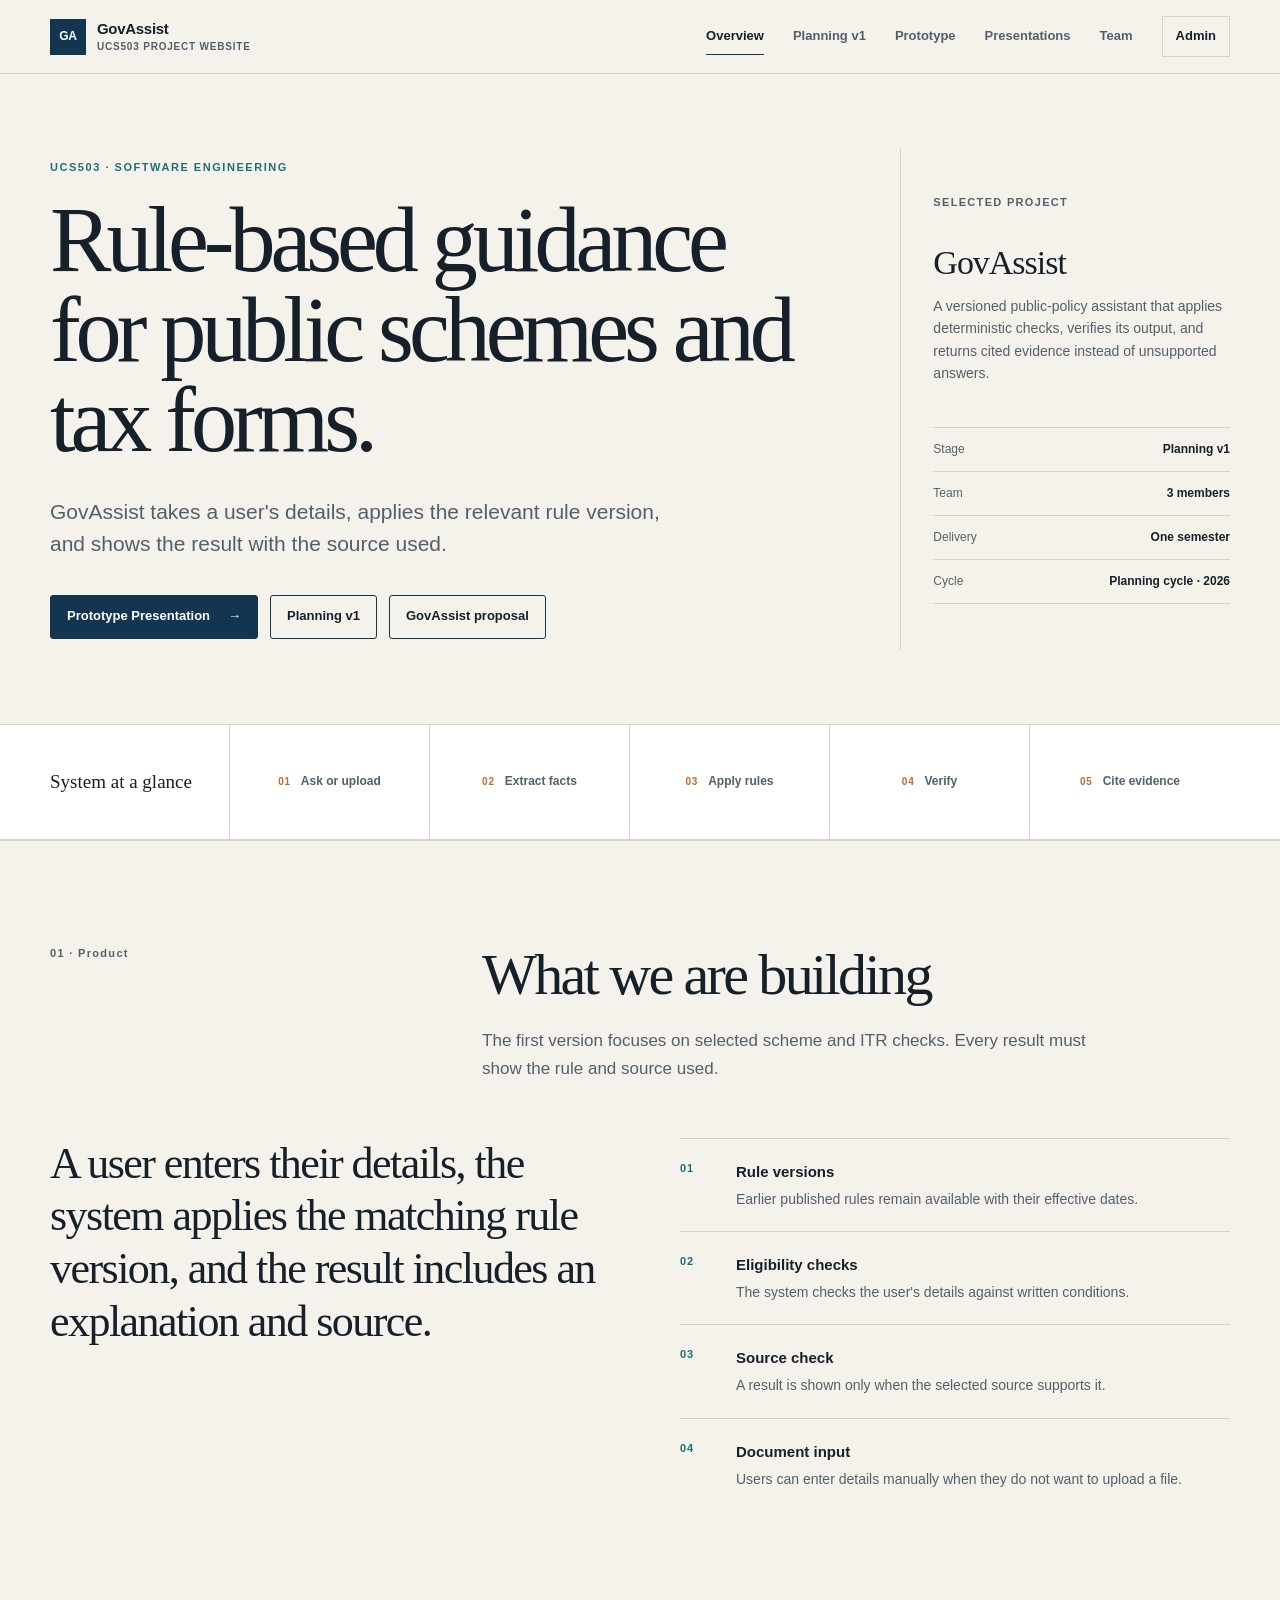
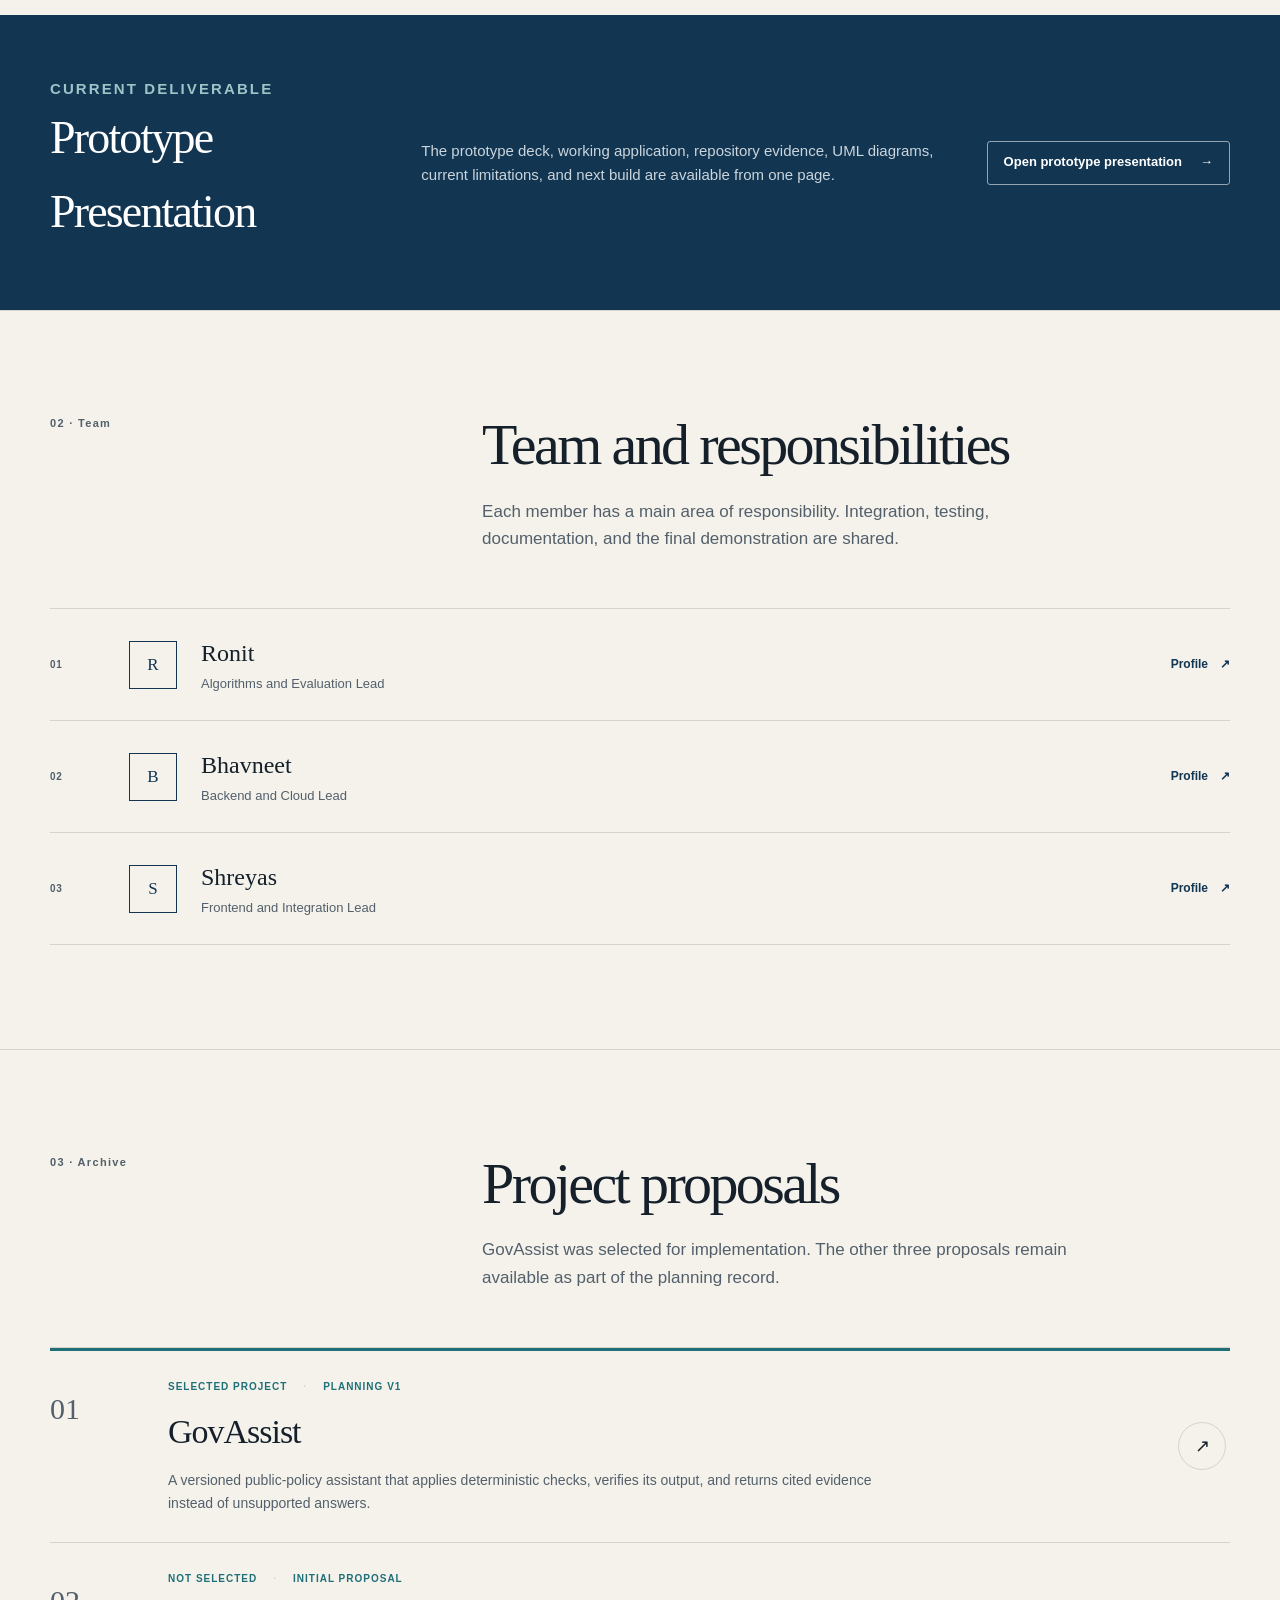
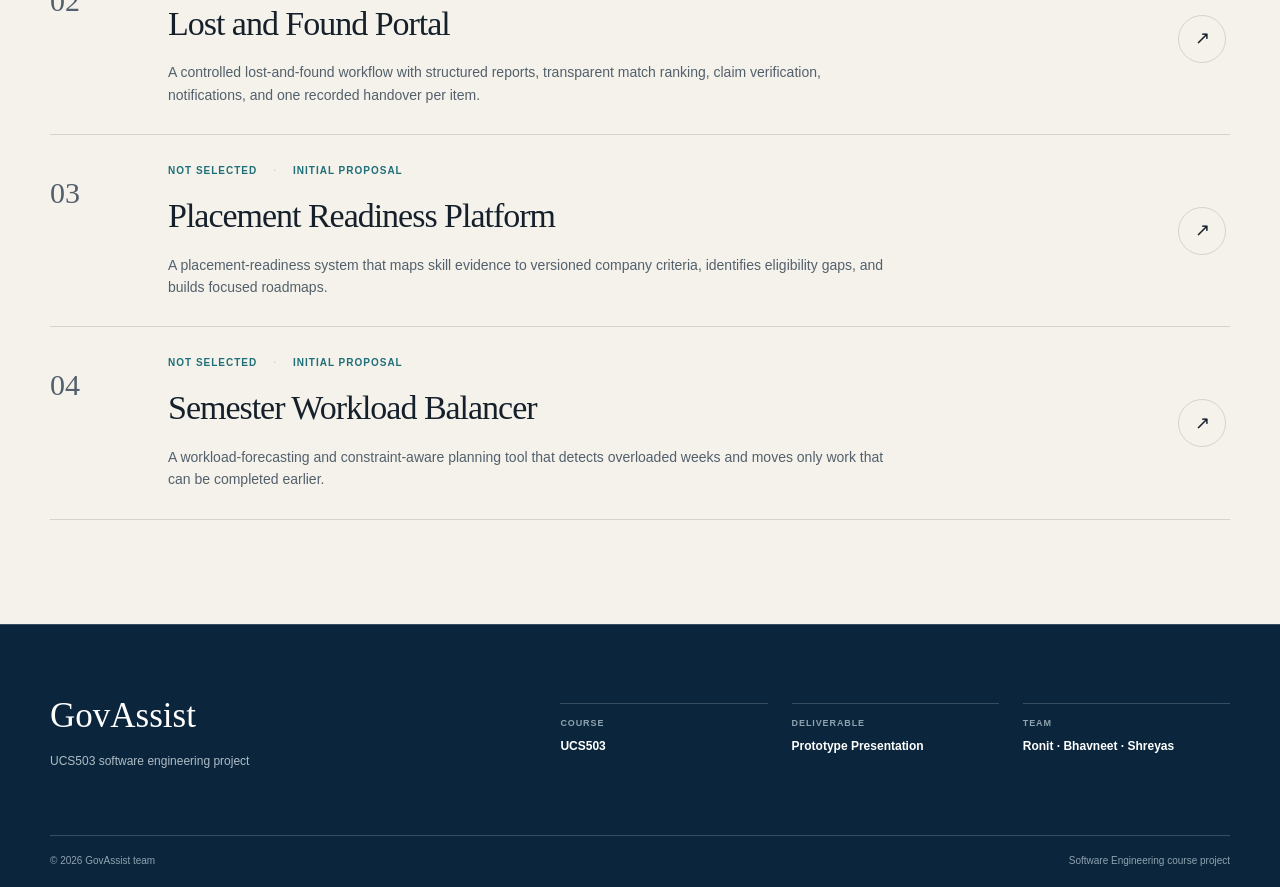
<file: index.html>
<!DOCTYPE html>
<html lang="en">
<head>
  <meta charset="UTF-8">
  <meta name="viewport" content="width=device-width, initial-scale=1.0">
  <meta name="description" content="GovAssist UCS503 project website and planning presentation.">
  <title>GovAssist · UCS503 Project</title>
  <link rel="stylesheet" href="css/style.css">
</head>
<body>
  <header class="site-header">
    <div class="nav-shell">
      <a class="wordmark" href="index.html" aria-label="GovAssist home">
        <span class="wordmark-mark">GA</span>
        <span class="wordmark-copy"><strong>GovAssist</strong><small>UCS503 project website</small></span>
      </a>
      <button class="nav-toggle" type="button" aria-expanded="false" aria-controls="site-nav">Menu</button>
      <nav class="site-nav" id="site-nav" aria-label="Primary navigation">
        <a class="active" href="index.html">Overview</a>
        <a href="planning-presentation.html">Planning v1</a>
        <a href="prototype-presentation.html">Prototype</a>
        <a href="#presentations">Presentations</a>
        <a href="#team">Team</a>
        <a class="admin-link" href="admin.html">Admin</a>
      </nav>
    </div>
  </header>

  <main>
    <section class="container home-hero">
      <div>
        <p class="eyebrow" id="site-course">UCS503 · Software Engineering</p>
        <h1 class="display-title" id="site-tagline">Rule-based guidance for public schemes and tax forms.</h1>
        <p class="hero-lead" id="site-description">GovAssist takes a user's details, applies the relevant rule version, and shows the result with the source used.</p>
        <div class="hero-actions">
          <a class="button" href="prototype-presentation.html">Prototype Presentation <span>→</span></a>
          <a class="button button-secondary" href="planning-presentation.html">Planning v1</a>
          <a class="button button-secondary" href="projects/project1.html">GovAssist proposal</a>
        </div>
      </div>

      <aside class="hero-brief" aria-label="Project brief">
        <span class="hero-brief-label">Selected project</span>
        <h2 id="selected-project-title">GovAssist</h2>
        <p id="selected-project-description"></p>
        <ul class="brief-meta">
          <li><span>Stage</span><strong>Planning v1</strong></li>
          <li><span>Team</span><strong>3 members</strong></li>
          <li><span>Delivery</span><strong>One semester</strong></li>
          <li><span>Cycle</span><strong id="site-term">2026</strong></li>
        </ul>
      </aside>
    </section>

    <section class="system-strip" aria-label="GovAssist system flow">
      <div class="container system-strip-inner">
        <div class="system-strip-title">System at a glance</div>
        <div class="system-step"><span>01</span> Ask or upload</div>
        <div class="system-step"><span>02</span> Extract facts</div>
        <div class="system-step"><span>03</span> Apply rules</div>
        <div class="system-step"><span>04</span> Verify</div>
        <div class="system-step"><span>05</span> Cite evidence</div>
      </div>
    </section>

    <section class="section-block">
      <div class="container">
        <header class="section-header">
          <span class="section-number">01 · Product</span>
          <div>
            <h2 class="section-title">What we are building</h2>
            <p class="section-intro">The first version focuses on selected scheme and ITR checks. Every result must show the rule and source used.</p>
          </div>
        </header>

        <div class="build-grid">
          <p class="build-statement">A user enters their details, the system applies the matching rule version, and the result includes an explanation and source.</p>
          <ol class="build-list">
            <li><div><strong>Rule versions</strong><p>Earlier published rules remain available with their effective dates.</p></div></li>
            <li><div><strong>Eligibility checks</strong><p>The system checks the user's details against written conditions.</p></div></li>
            <li><div><strong>Source check</strong><p>A result is shown only when the selected source supports it.</p></div></li>
            <li><div><strong>Document input</strong><p>Users can enter details manually when they do not want to upload a file.</p></div></li>
          </ol>
        </div>
      </div>
    </section>

    <section class="selected-band">
      <div class="container selected-band-inner">
        <div><p class="eyebrow light">Current deliverable</p><h2>Prototype Presentation</h2></div>
        <p>The prototype deck, working application, repository evidence, UML diagrams, current limitations, and next build are available from one page.</p>
        <a class="button button-light" href="prototype-presentation.html">Open prototype presentation <span>→</span></a>
      </div>
    </section>

    <section class="section-block" id="team">
      <div class="container">
        <header class="section-header">
          <span class="section-number">02 · Team</span>
          <div>
            <h2 class="section-title">Team and responsibilities</h2>
            <p class="section-intro">Each member has a main area of responsibility. Integration, testing, documentation, and the final demonstration are shared.</p>
          </div>
        </header>
        <div class="people-list" id="home-team-grid" aria-live="polite"></div>
      </div>
    </section>

    <section class="section-block" id="presentations">
      <div class="container">
        <header class="section-header">
          <span class="section-number">03 · Archive</span>
          <div>
            <h2 class="section-title">Project proposals</h2>
            <p class="section-intro">GovAssist was selected for implementation. The other three proposals remain available as part of the planning record.</p>
          </div>
        </header>
        <div class="proposal-list" id="home-project-grid" aria-live="polite"></div>
      </div>
    </section>
  </main>

  <footer class="site-footer">
    <div class="container footer-main">
      <div class="footer-brand"><h2>GovAssist</h2><p>UCS503 software engineering project</p></div>
      <div class="footer-meta">
        <div><span>Course</span><strong>UCS503</strong></div>
        <div><span>Deliverable</span><strong>Prototype Presentation</strong></div>
        <div><span>Team</span><strong>Ronit · Bhavneet · Shreyas</strong></div>
      </div>
    </div>
    <div class="container footer-bottom"><span>© 2026 GovAssist team</span><span>Software Engineering course project</span></div>
  </footer>

  <script src="js/data.js"></script>
  <script src="js/render.js"></script>
  <script src="js/site.js"></script>
  <script>renderHome();</script>
</body>
</html>
</file>
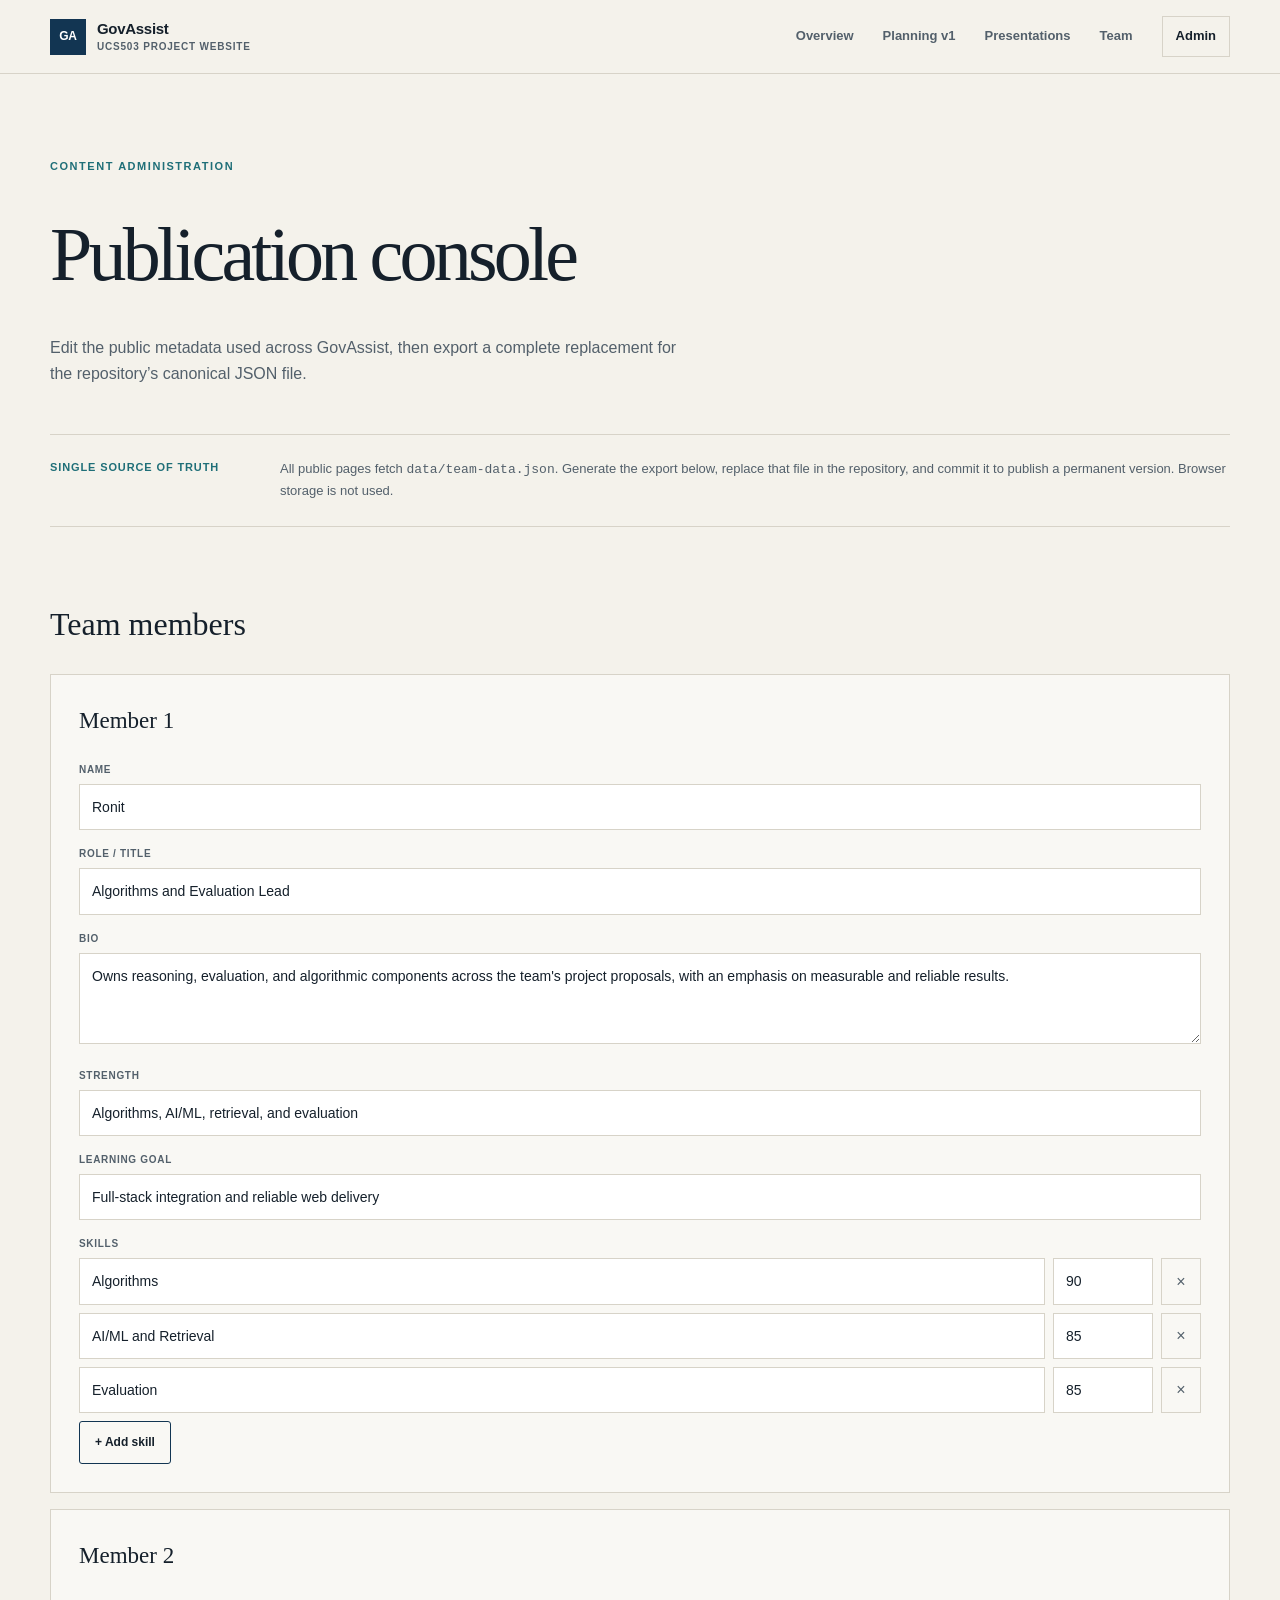
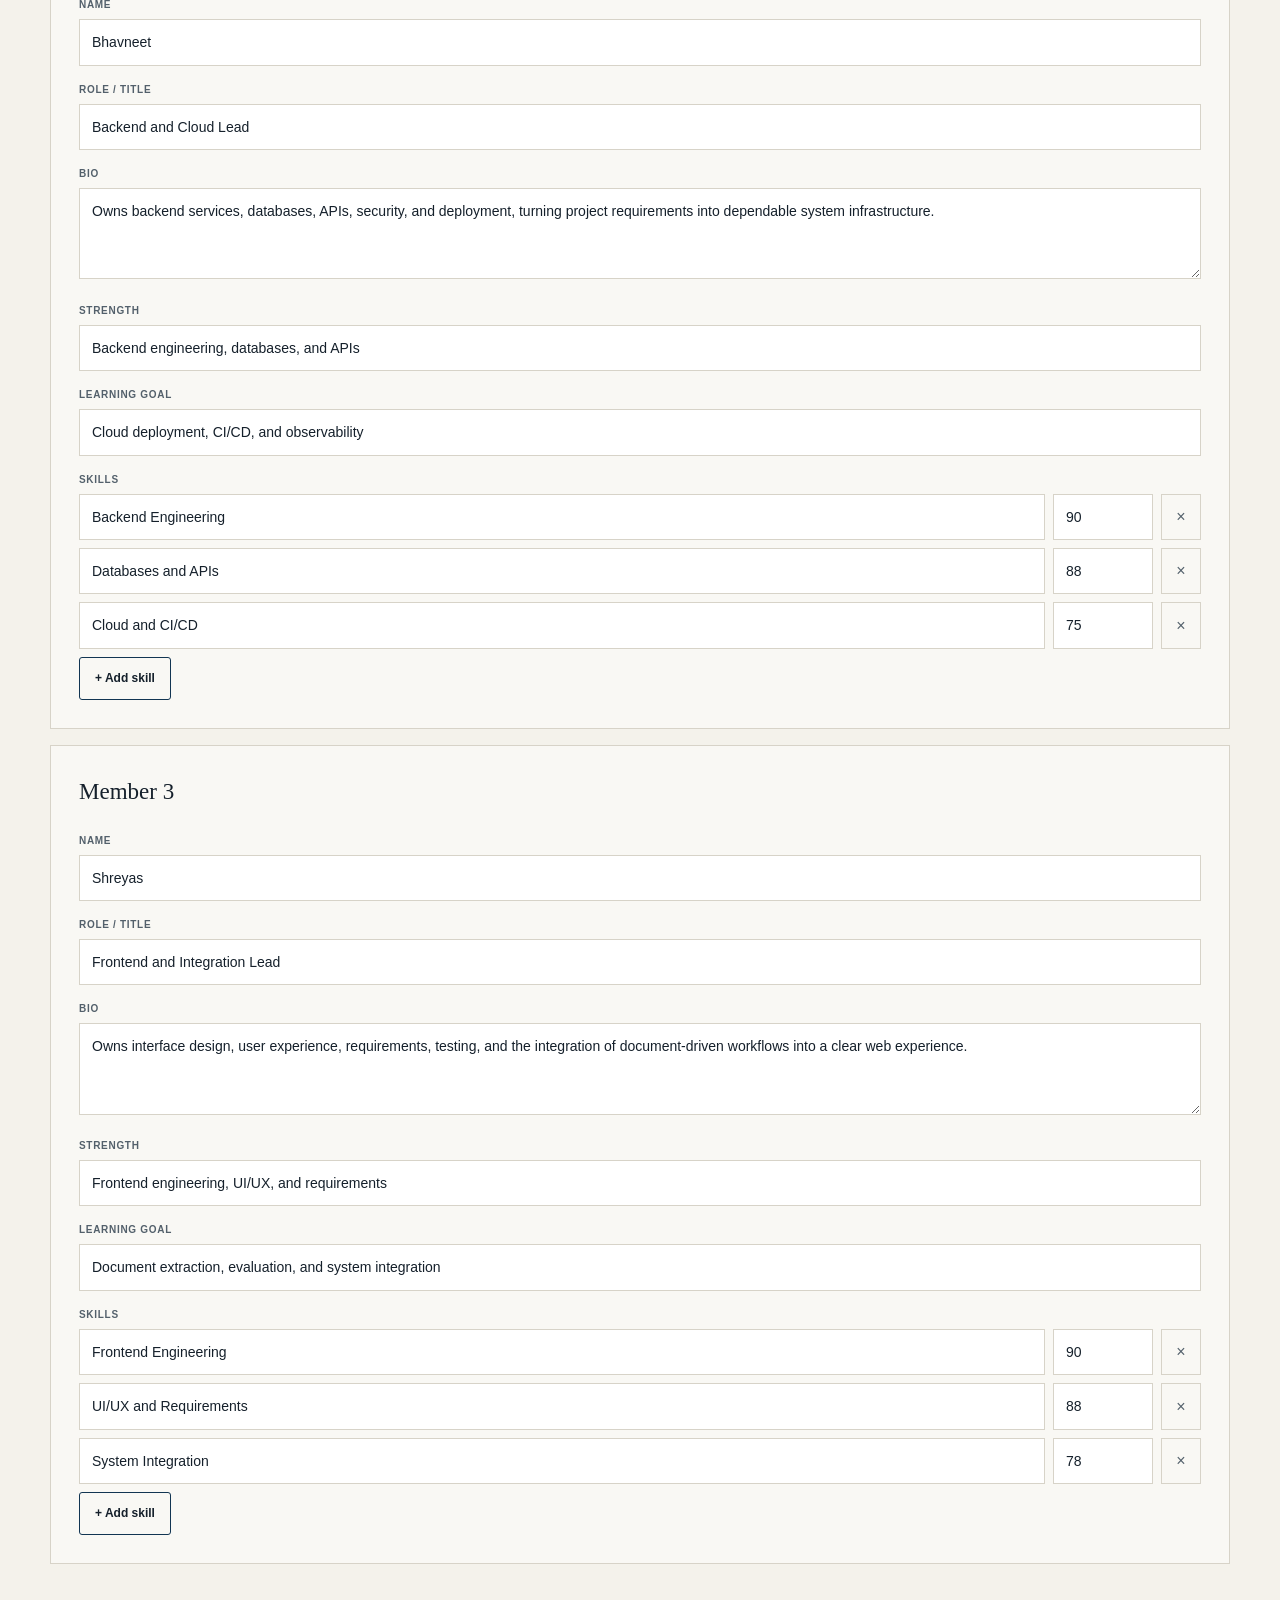
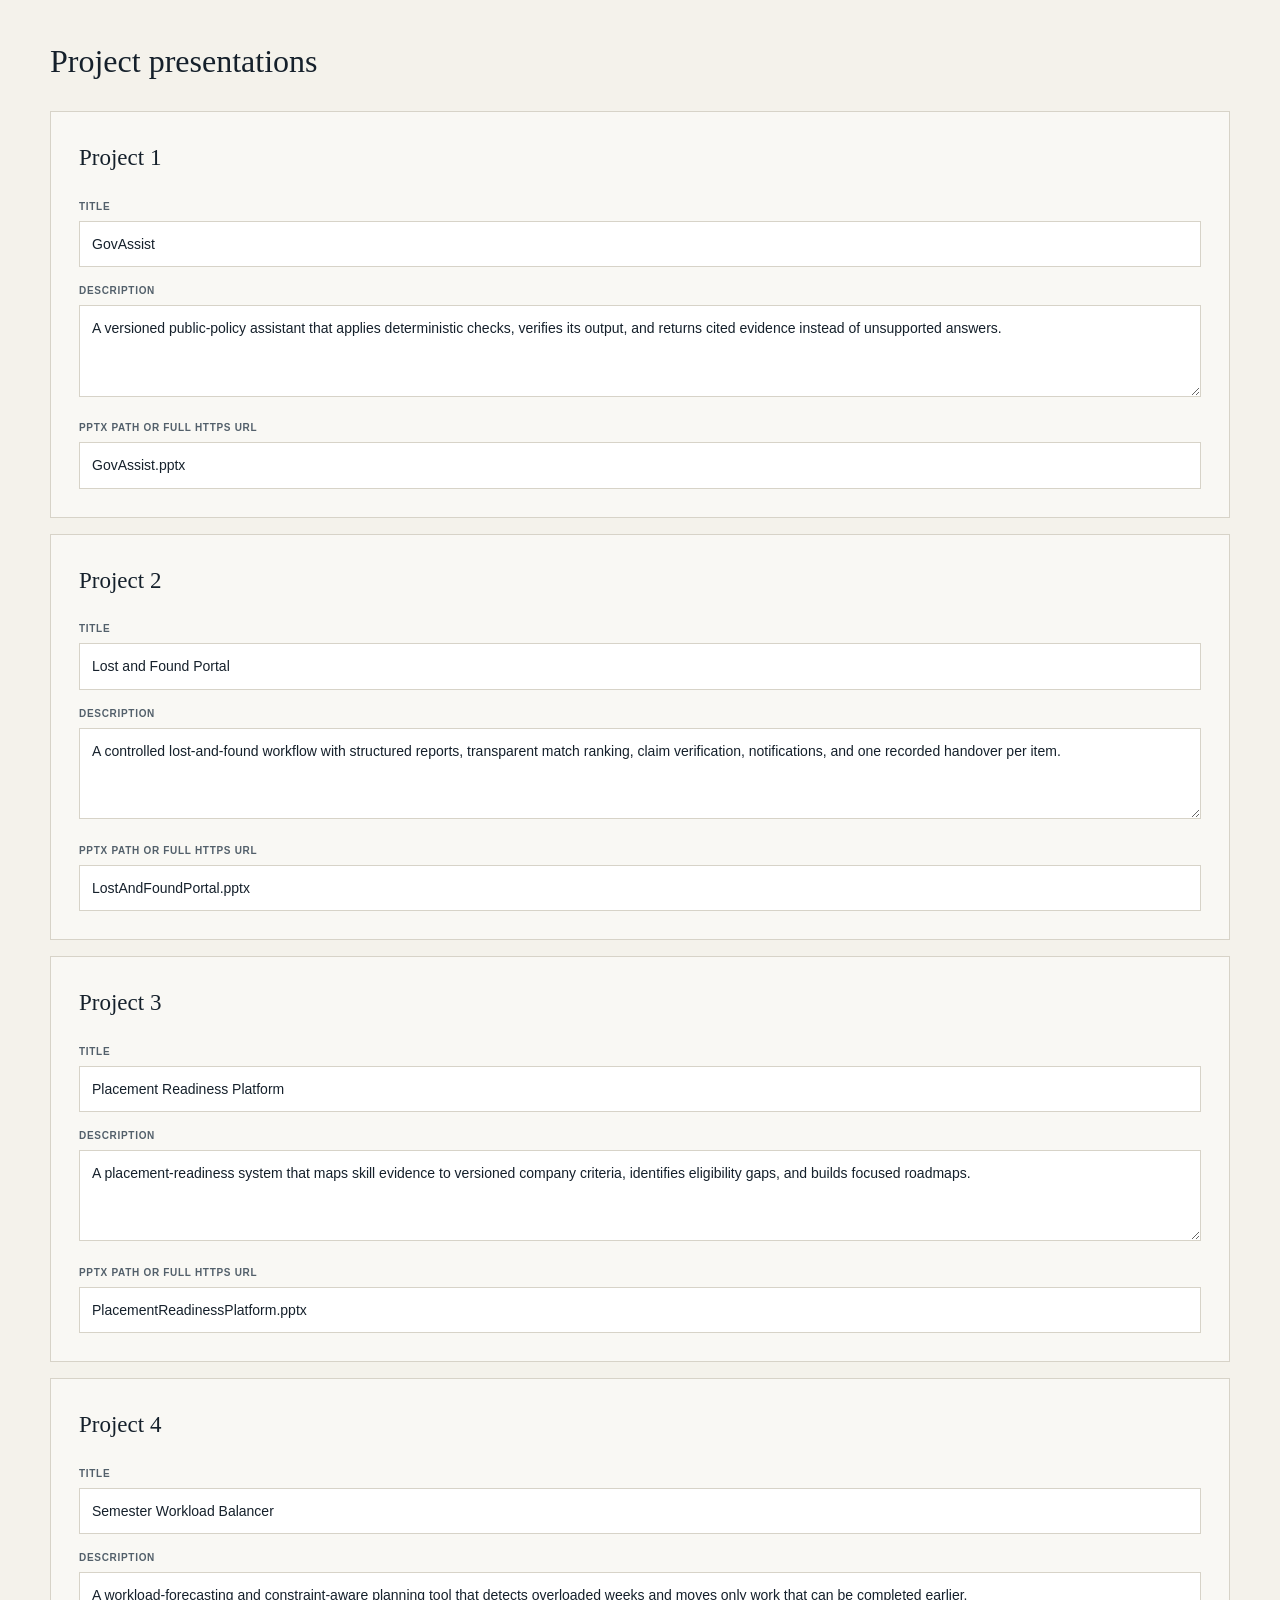
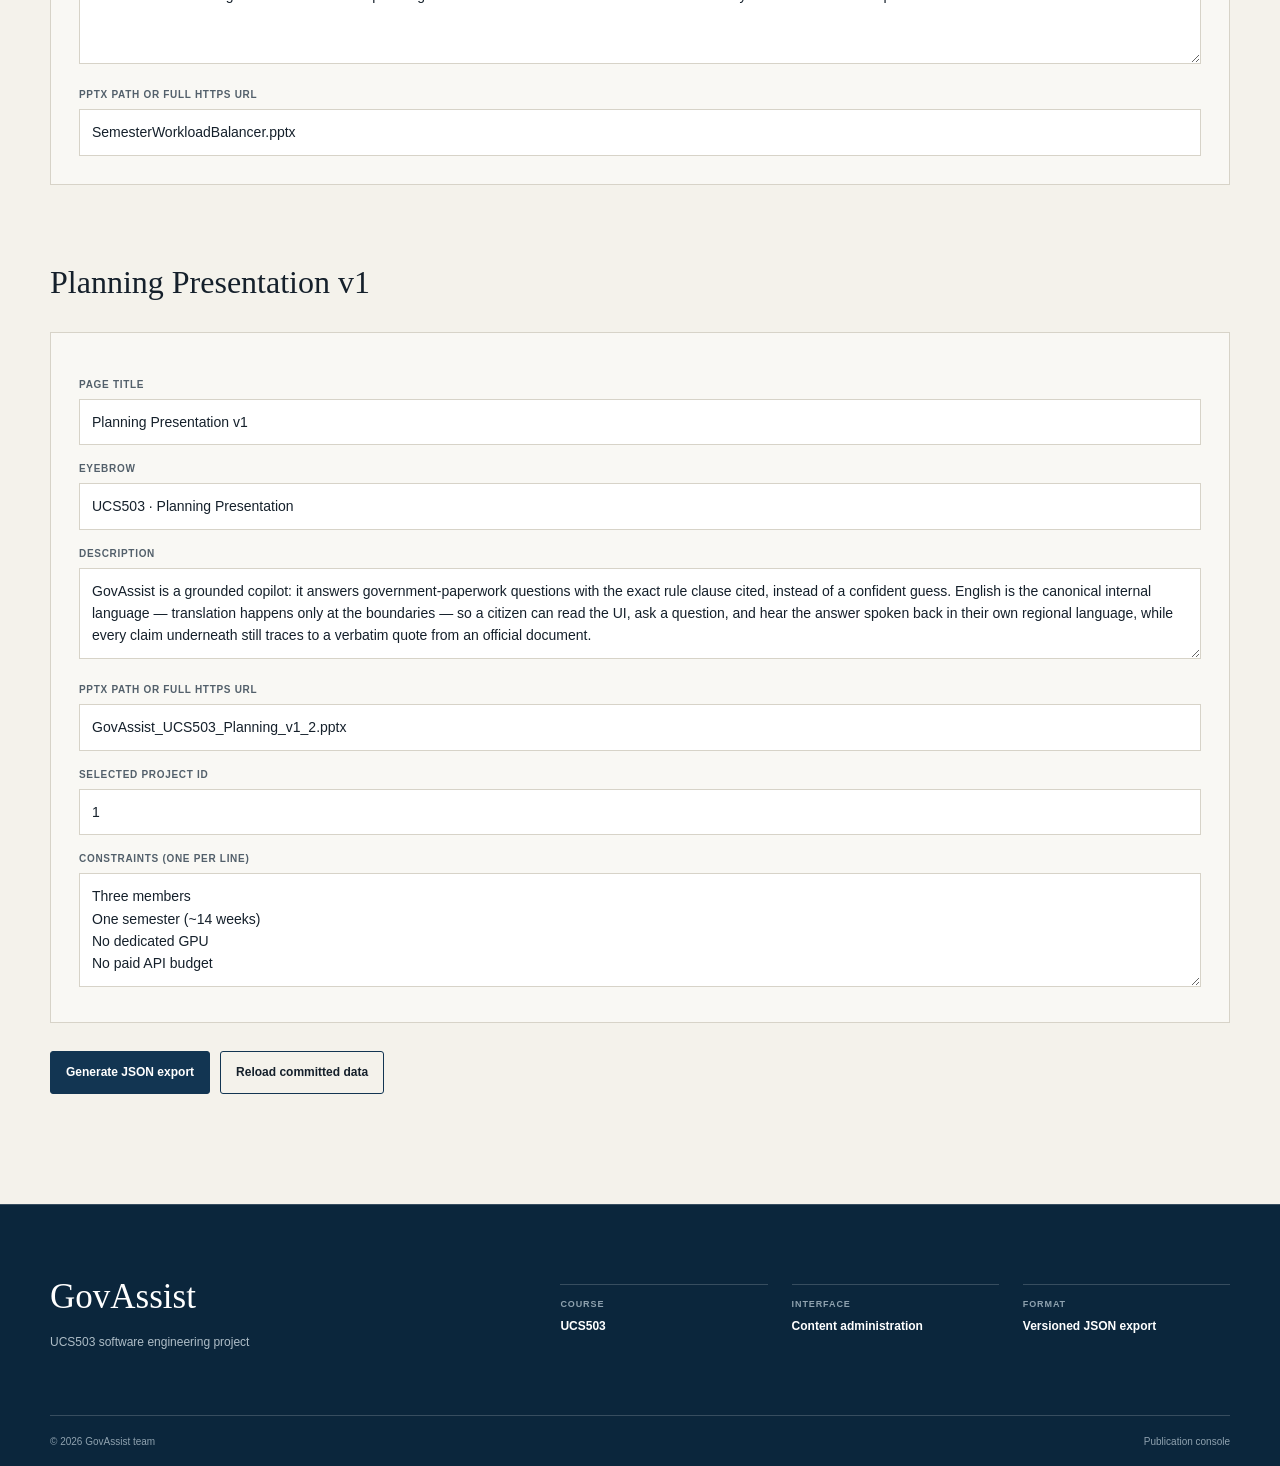
<file: admin.html>
<!DOCTYPE html>
<html lang="en">
<head>
  <meta charset="UTF-8">
  <meta name="viewport" content="width=device-width, initial-scale=1.0">
  <meta name="description" content="GovAssist content publication console.">
  <title>Publication console · GovAssist</title>
  <link rel="stylesheet" href="css/style.css">
</head>
<body>
  <header class="site-header">
    <div class="nav-shell">
      <a class="wordmark" href="index.html"><span class="wordmark-mark">GA</span><span class="wordmark-copy"><strong>GovAssist</strong><small>UCS503 project website</small></span></a>
      <button class="nav-toggle" type="button" aria-expanded="false" aria-controls="site-nav">Menu</button>
      <nav class="site-nav" id="site-nav" aria-label="Primary navigation"><a href="index.html">Overview</a><a href="planning-presentation.html">Planning v1</a><a href="index.html#presentations">Presentations</a><a href="index.html#team">Team</a><a class="admin-link active" href="admin.html">Admin</a></nav>
    </div>
  </header>

  <main class="container admin-shell">
    <header class="admin-header">
      <p class="eyebrow">Content administration</p>
      <h1>Publication console</h1>
      <p>Edit the public metadata used across GovAssist, then export a complete replacement for the repository’s canonical JSON file.</p>
    </header>

    <div class="admin-notice">
      <strong>Single source of truth</strong>
      <p>All public pages fetch <code>data/team-data.json</code>. Generate the export below, replace that file in the repository, and commit it to publish a permanent version. Browser storage is not used.</p>
    </div>

    <form id="admin-form">
      <h2 class="admin-section-title">Team members</h2>
      <div id="members-fields"></div>

      <h2 class="admin-section-title">Project presentations</h2>
      <div id="projects-fields"></div>

      <h2 class="admin-section-title">Planning Presentation v1</h2>
      <div id="planning-fields"></div>

      <div class="button-row">
        <button type="submit" class="btn">Generate JSON export</button>
        <button type="button" id="reload-btn" class="btn btn-secondary">Reload committed data</button>
      </div>
    </form>

    <section id="export-output" class="export-output">
      <p class="eyebrow">Repository export</p>
      <h2 class="admin-section-title">Generated data/team-data.json</h2>
      <textarea id="export-textarea" readonly class="export-textarea" aria-label="Generated JSON"></textarea>
      <div class="button-row">
        <button type="button" id="download-json-btn" class="btn">Download team-data.json</button>
        <button type="button" id="copy-btn" class="btn btn-secondary">Copy JSON</button>
      </div>
    </section>
  </main>

  <footer class="site-footer">
    <div class="container footer-main"><div class="footer-brand"><h2>GovAssist</h2><p>UCS503 software engineering project</p></div><div class="footer-meta"><div><span>Course</span><strong>UCS503</strong></div><div><span>Interface</span><strong>Content administration</strong></div><div><span>Format</span><strong>Versioned JSON export</strong></div></div></div>
    <div class="container footer-bottom"><span>© 2026 GovAssist team</span><span>Publication console</span></div>
  </footer>

  <script src="js/data.js"></script>
  <script src="js/admin.js"></script>
  <script src="js/site.js"></script>
</body>
</html>
</file>
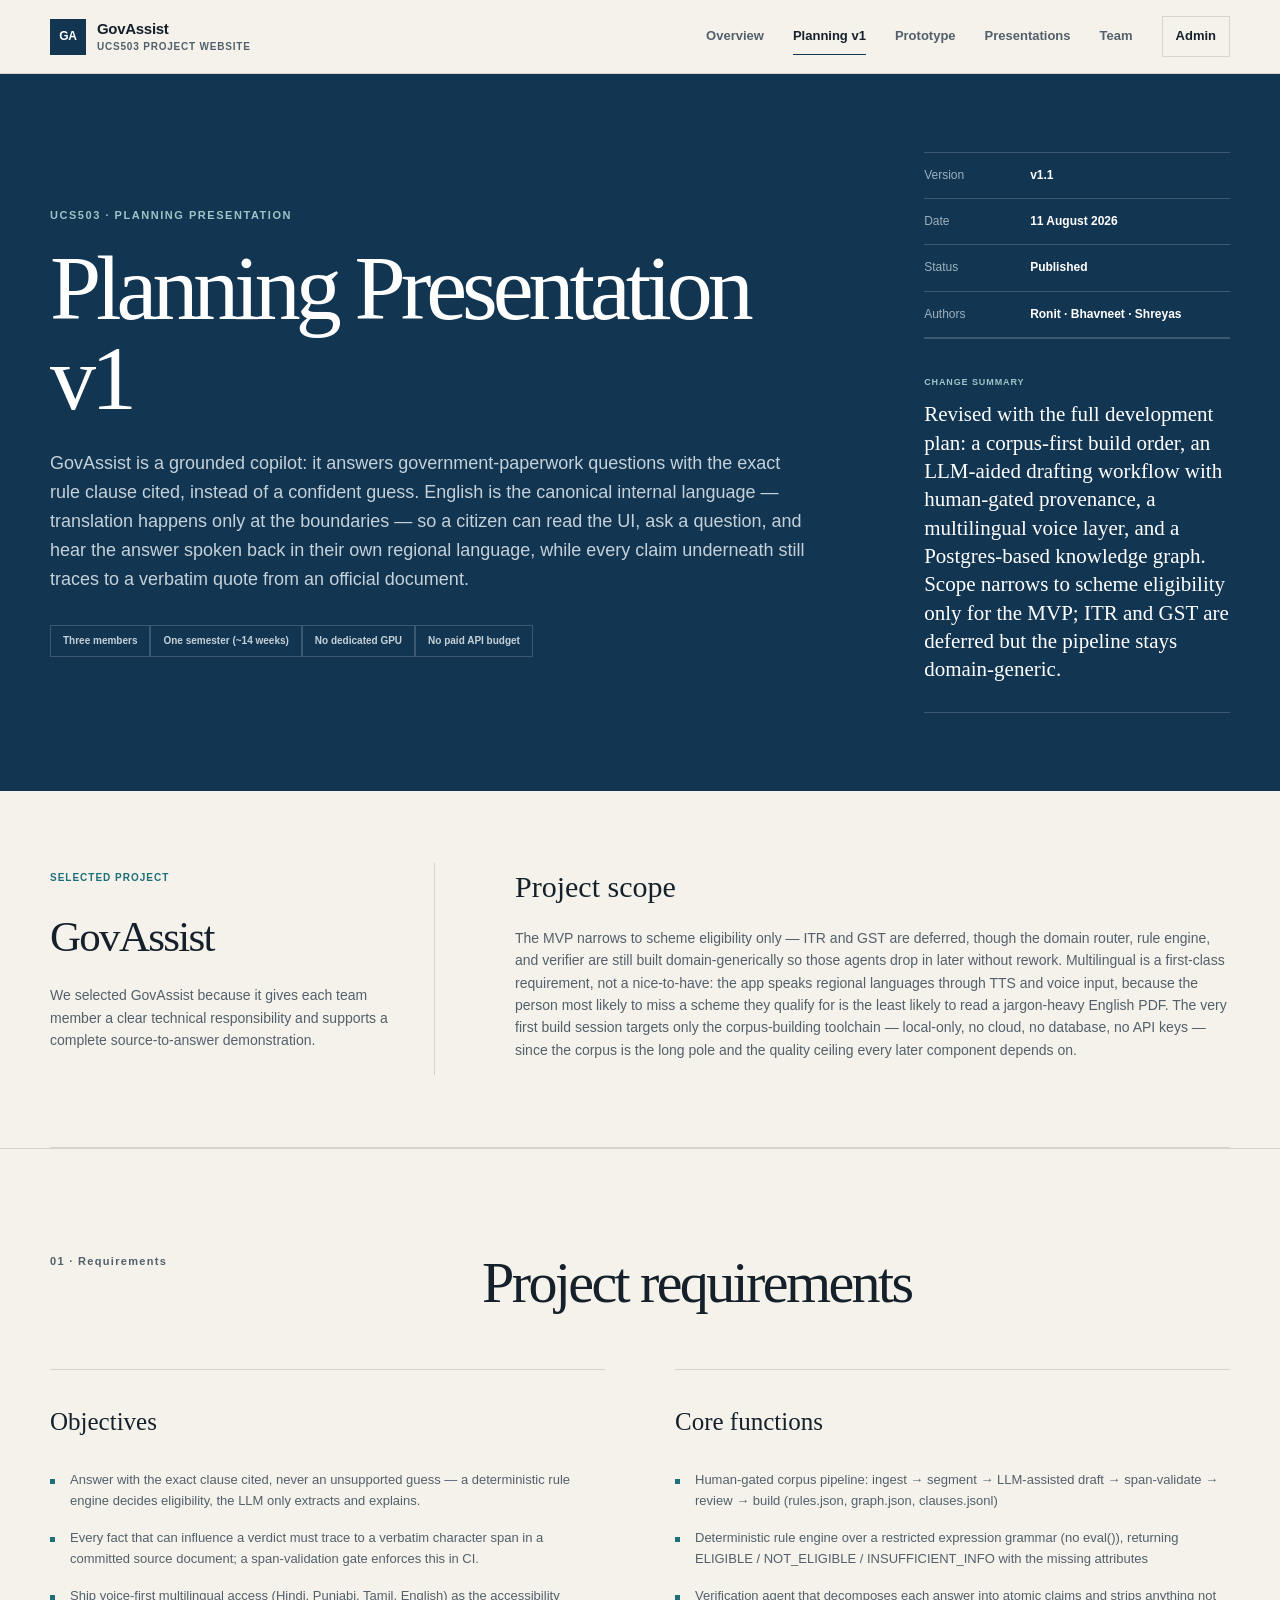
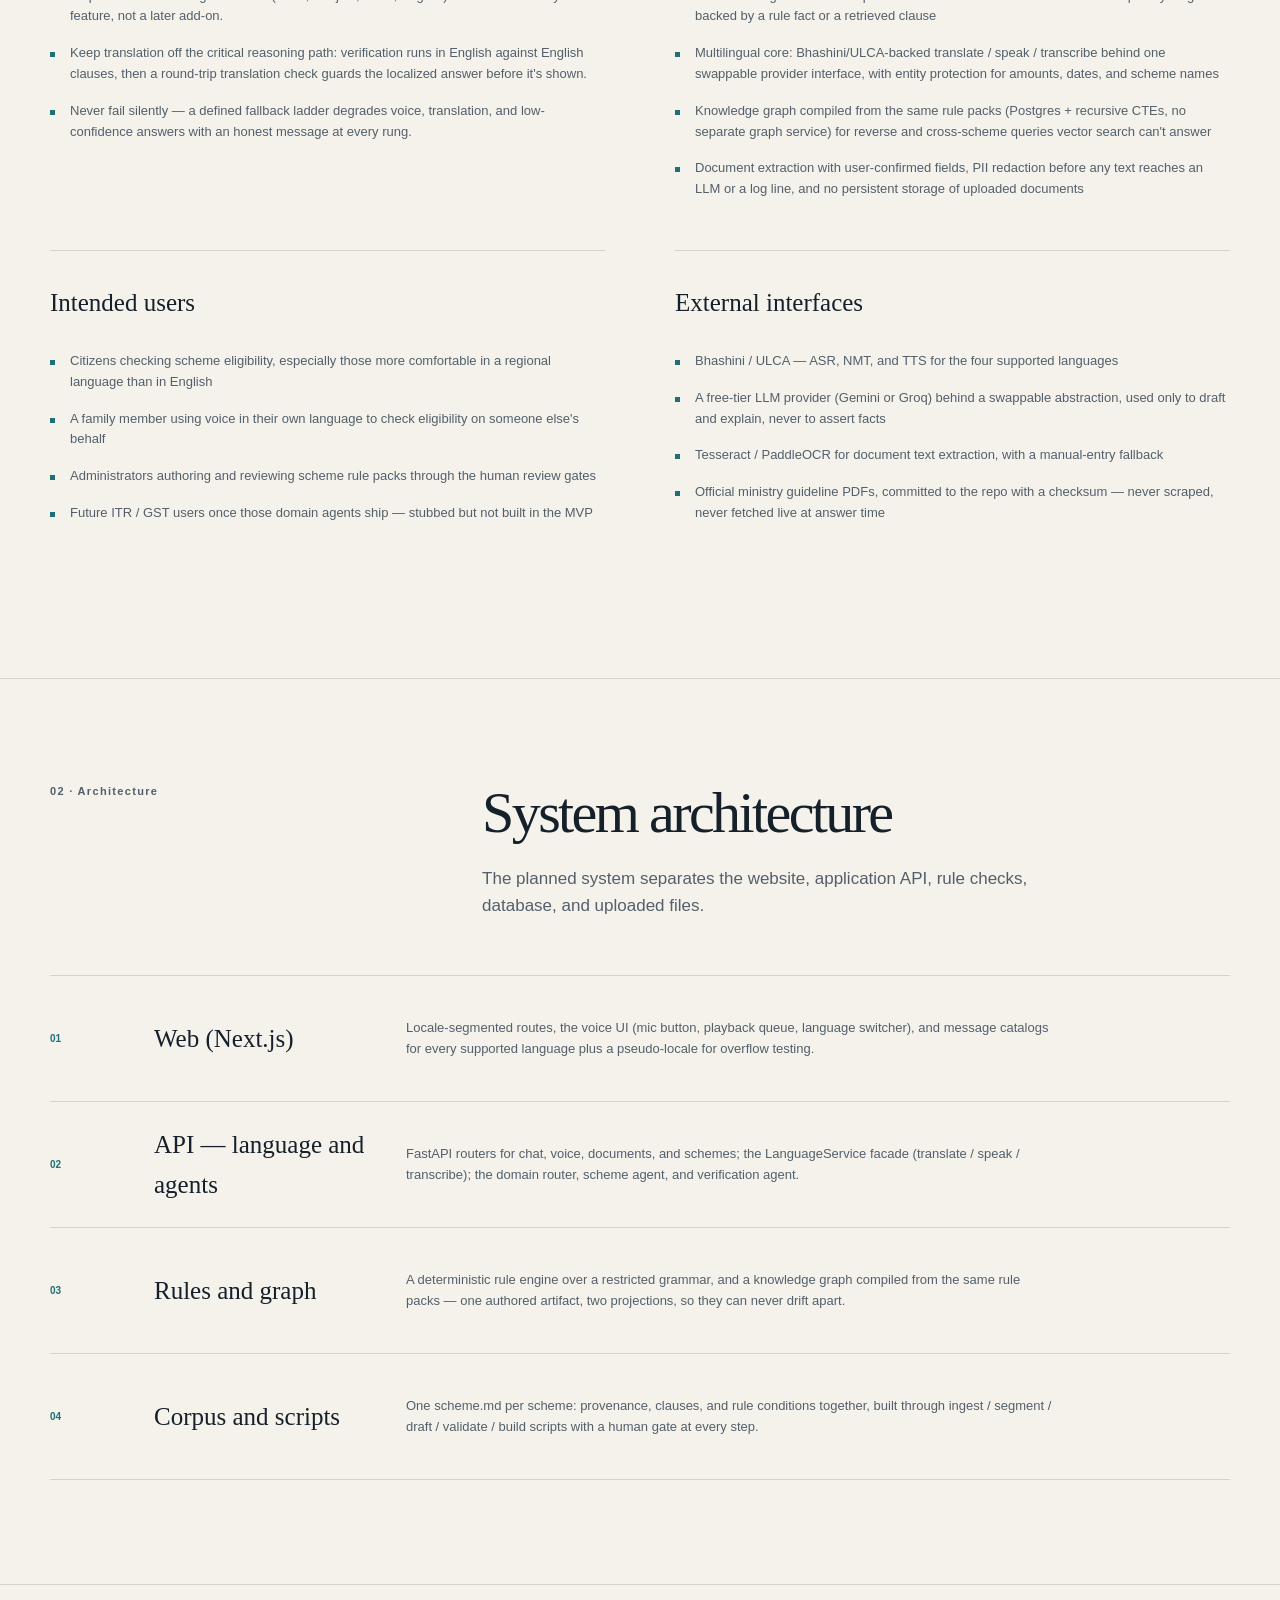
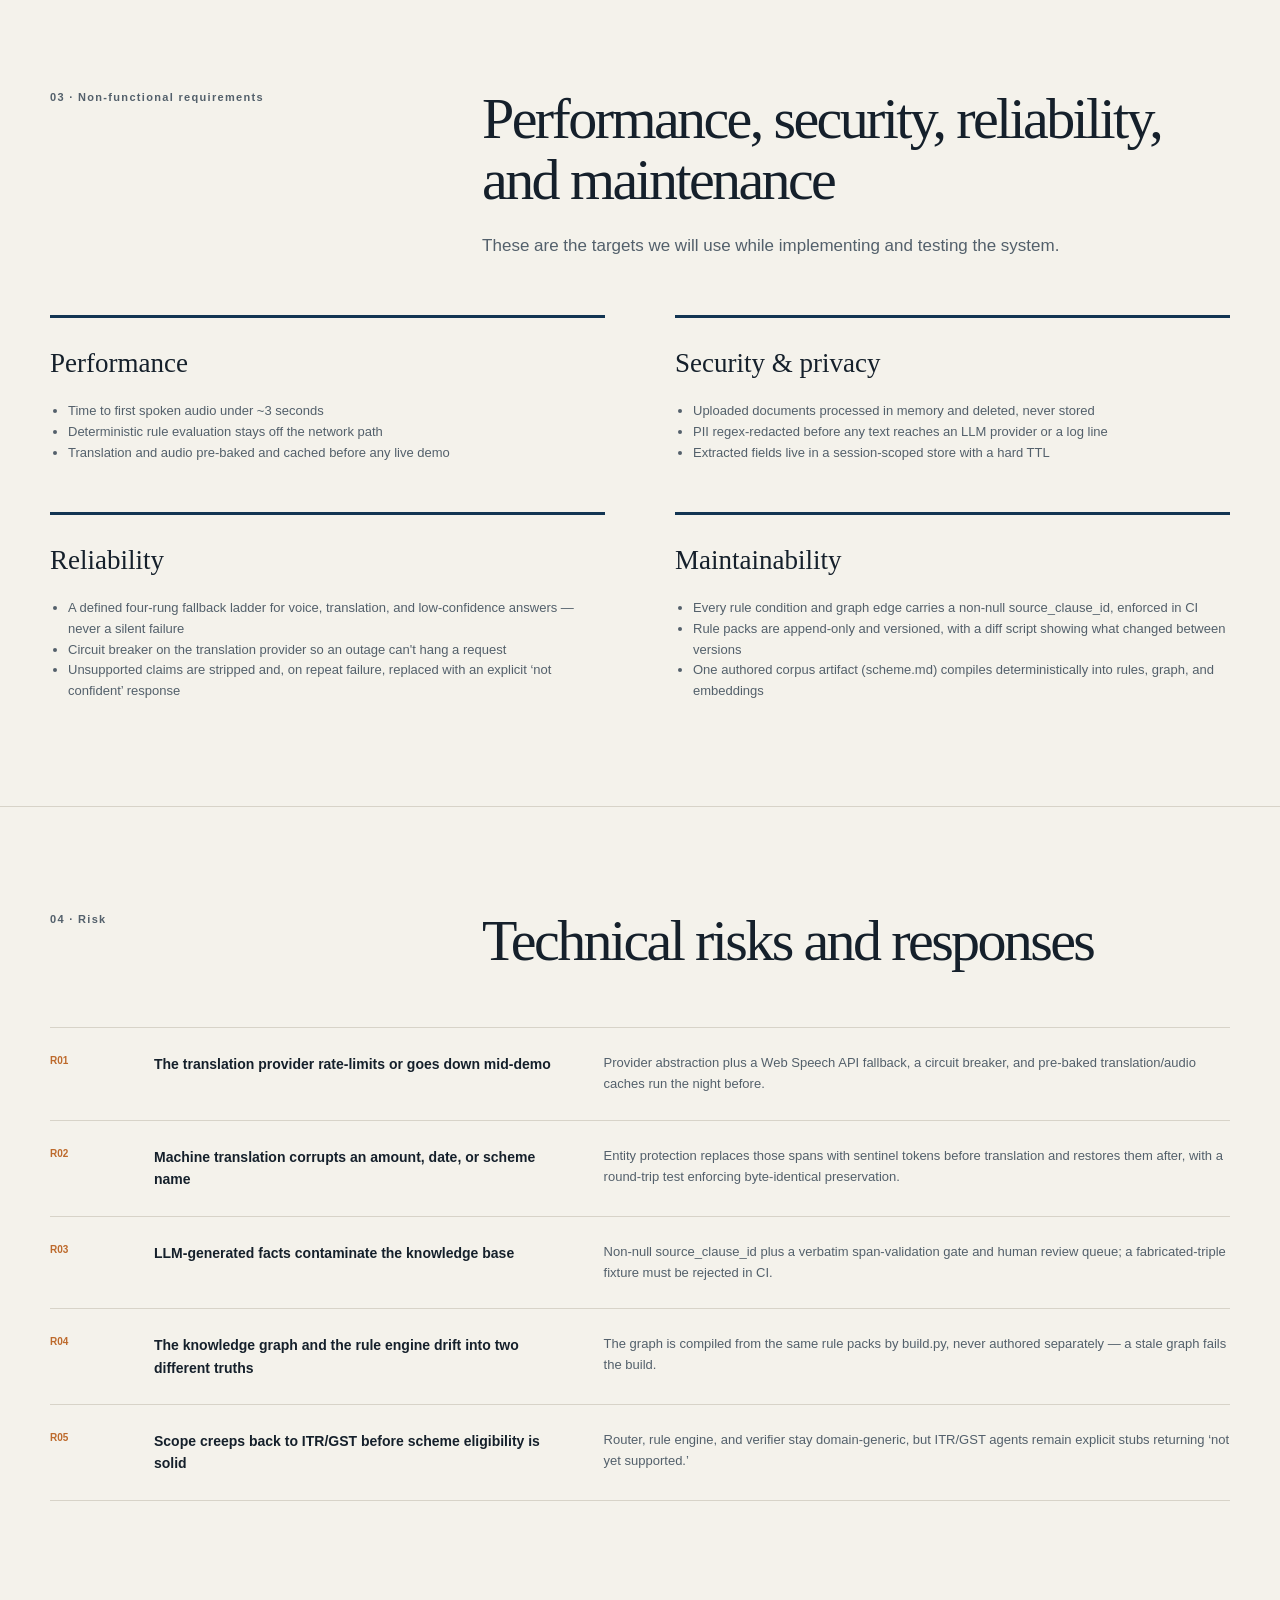
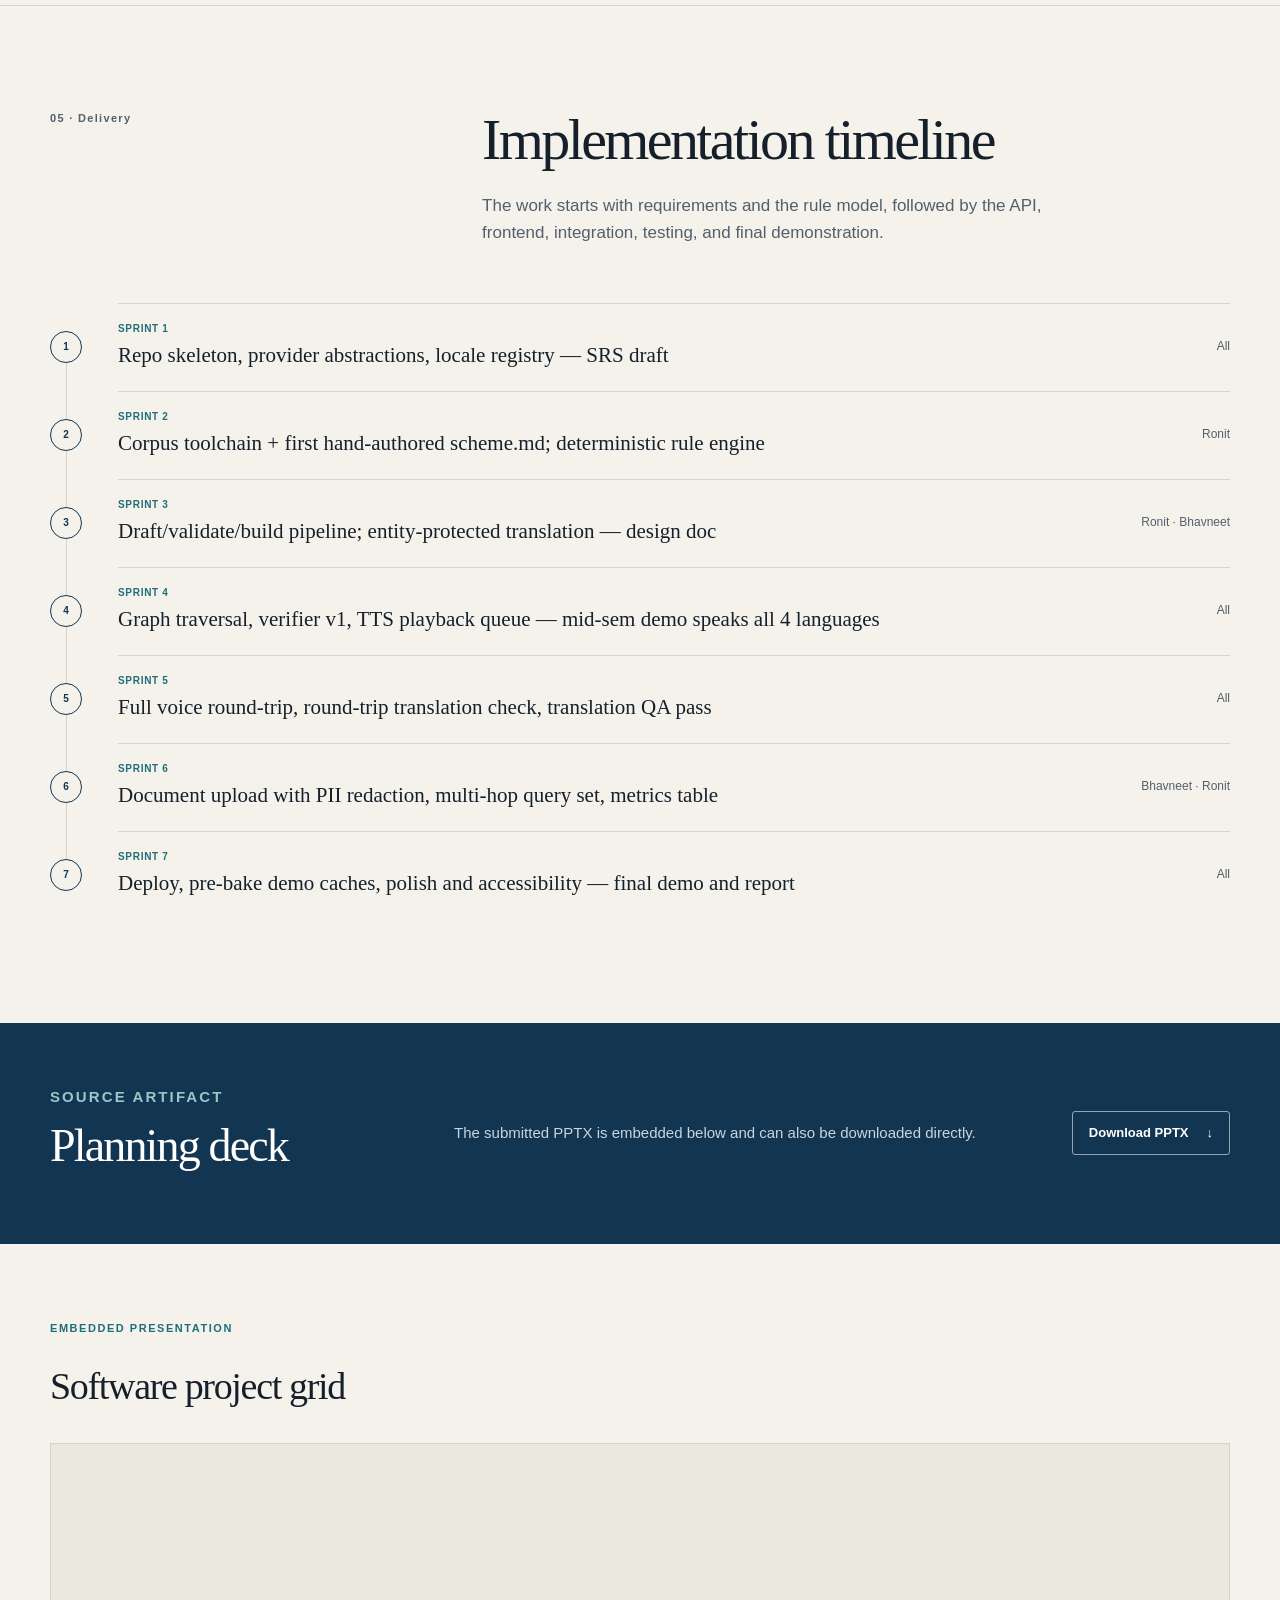
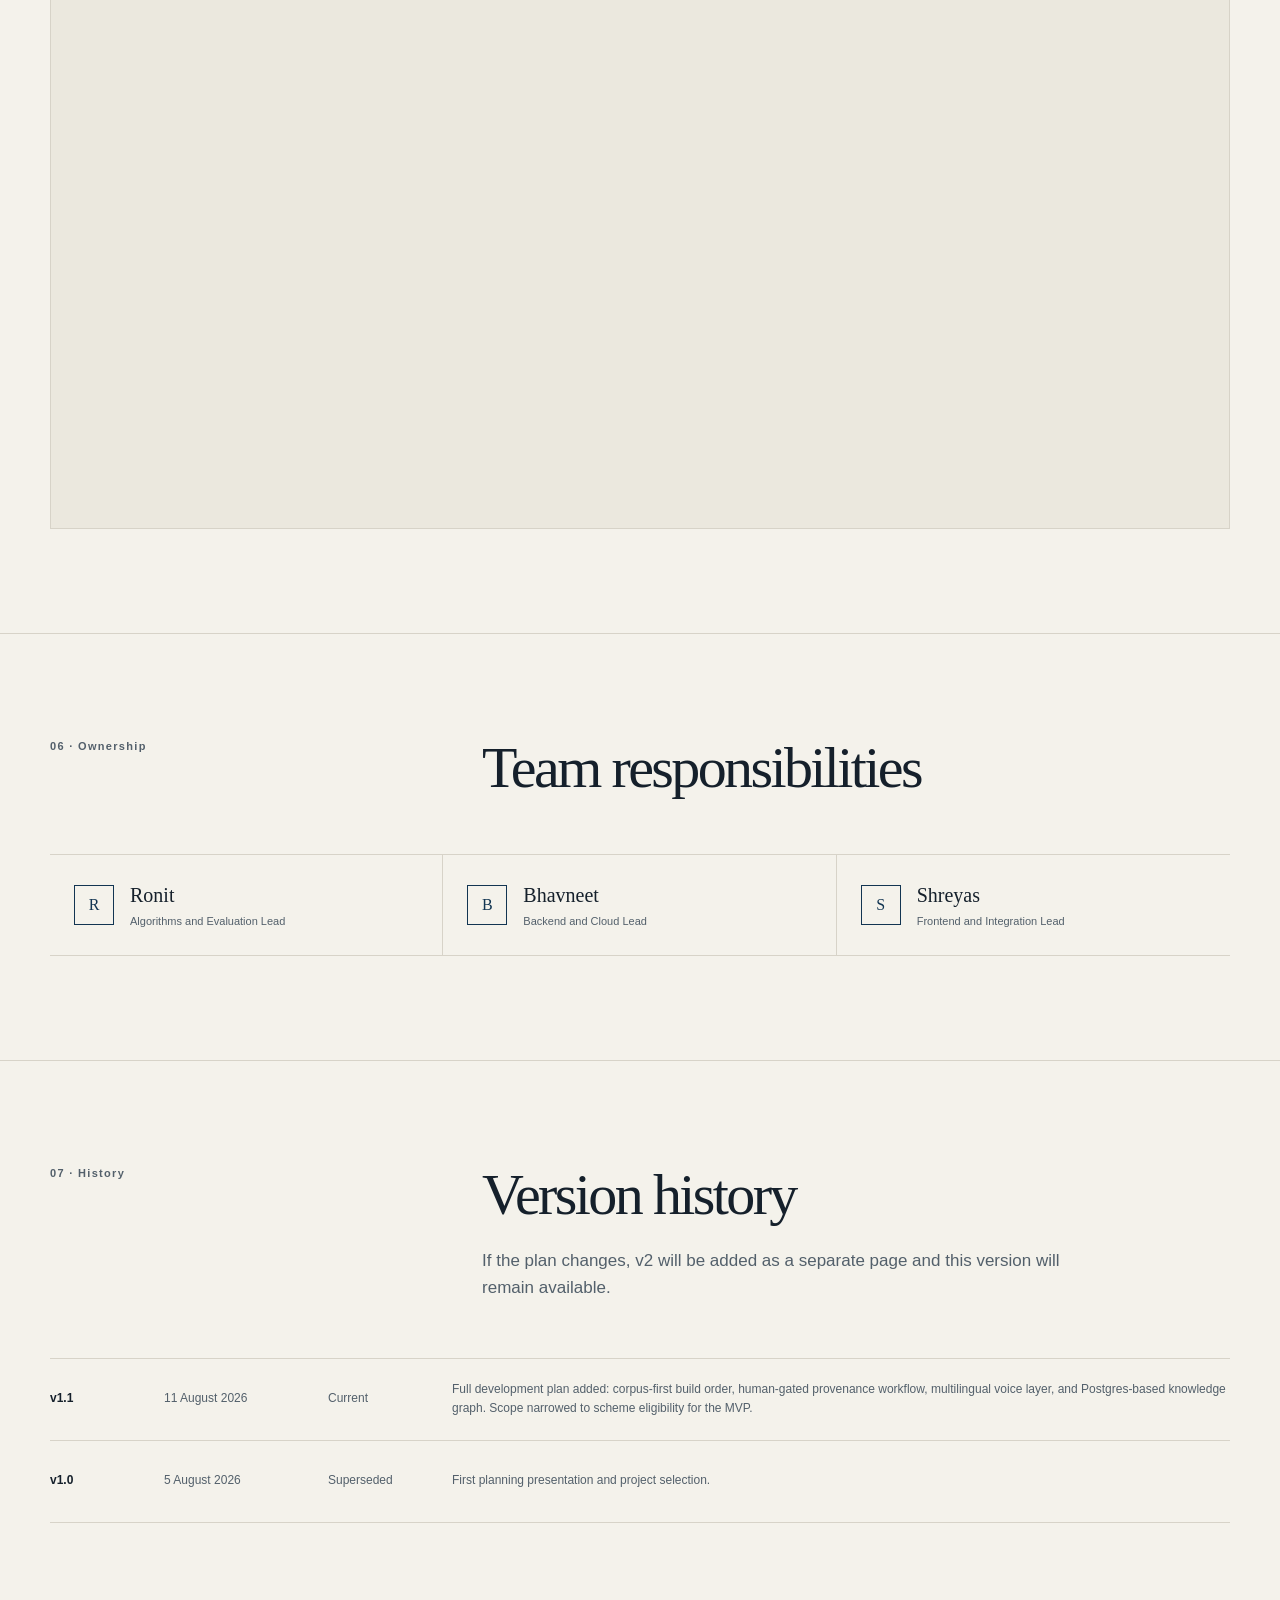
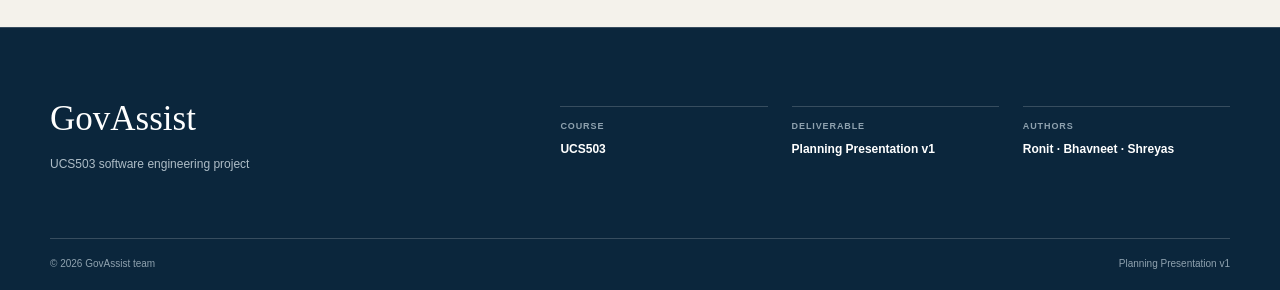
<file: planning-presentation.html>
<!DOCTYPE html>
<html lang="en">
<head>
  <meta charset="UTF-8">
  <meta name="viewport" content="width=device-width, initial-scale=1.0">
  <meta name="description" content="GovAssist Planning Presentation v1 for UCS503.">
  <title>Planning Presentation v1 · GovAssist</title>
  <link rel="stylesheet" href="css/style.css">
</head>
<body>
  <header class="site-header">
    <div class="nav-shell">
      <a class="wordmark" href="index.html" aria-label="GovAssist home">
        <span class="wordmark-mark">GA</span>
        <span class="wordmark-copy"><strong>GovAssist</strong><small>UCS503 project website</small></span>
      </a>
      <button class="nav-toggle" type="button" aria-expanded="false" aria-controls="site-nav">Menu</button>
      <nav class="site-nav" id="site-nav" aria-label="Primary navigation">
        <a href="index.html">Overview</a>
        <a class="active" href="planning-presentation.html">Planning v1</a>
        <a href="prototype-presentation.html">Prototype</a>
        <a href="index.html#presentations">Presentations</a>
        <a href="index.html#team">Team</a>
        <a class="admin-link" href="admin.html">Admin</a>
      </nav>
    </div>
  </header>

  <main>
    <section class="planning-hero">
      <div class="container planning-hero-inner">
        <div>
          <p class="eyebrow light" id="planning-eyebrow">UCS503 · Planning Presentation</p>
          <h1 class="page-title" id="planning-title">Planning Presentation v1</h1>
          <p class="page-lead" id="planning-description"></p>
          <div class="plan-tags" id="planning-constraints"></div>
        </div>
        <aside>
          <ul class="page-meta planning-meta">
            <li><span>Version</span><strong id="planning-version">v1.0</strong></li>
            <li><span>Date</span><strong id="planning-date">5 August 2026</strong></li>
            <li><span>Status</span><strong id="planning-status">Published</strong></li>
            <li><span>Authors</span><strong id="planning-authors"></strong></li>
          </ul>
          <div class="plan-change"><span>Change summary</span><p id="planning-change-summary"></p></div>
        </aside>
      </div>
    </section>

    <section class="container plan-summary">
      <div class="plan-selected">
        <span>Selected project</span>
        <h2 id="selected-project">GovAssist</h2>
        <p id="selected-project-reason"></p>
      </div>
      <div class="plan-scope">
        <h2>Project scope</h2>
        <p id="planning-scope"></p>
      </div>
    </section>

    <section class="section-block">
      <div class="container">
        <header class="section-header">
          <span class="section-number">01 · Requirements</span>
          <div><h2 class="section-title">Project requirements</h2></div>
        </header>
        <div class="requirements-grid">
          <article class="requirement-block"><h3>Objectives</h3><ul class="plain-list" id="planning-objectives"></ul></article>
          <article class="requirement-block"><h3>Core functions</h3><ul class="plain-list" id="planning-functions"></ul></article>
          <article class="requirement-block"><h3>Intended users</h3><ul class="plain-list" id="planning-users"></ul></article>
          <article class="requirement-block"><h3>External interfaces</h3><ul class="plain-list" id="planning-interfaces"></ul></article>
        </div>
      </div>
    </section>

    <section class="section-block">
      <div class="container">
        <header class="section-header">
          <span class="section-number">02 · Architecture</span>
          <div>
            <h2 class="section-title">System architecture</h2>
            <p class="section-intro">The planned system separates the website, application API, rule checks, database, and uploaded files.</p>
          </div>
        </header>
        <div class="architecture-list" id="architecture-grid"></div>
      </div>
    </section>

    <section class="section-block">
      <div class="container">
        <header class="section-header">
          <span class="section-number">03 · Non-functional requirements</span>
          <div><h2 class="section-title">Performance, security, reliability, and maintenance</h2><p class="section-intro">These are the targets we will use while implementing and testing the system.</p></div>
        </header>
        <div class="quality-grid" id="quality-grid"></div>
      </div>
    </section>

    <section class="section-block">
      <div class="container">
        <header class="section-header">
          <span class="section-number">04 · Risk</span>
          <div><h2 class="section-title">Technical risks and responses</h2></div>
        </header>
        <div class="risk-list" id="risks-list"></div>
      </div>
    </section>

    <section class="section-block">
      <div class="container">
        <header class="section-header">
          <span class="section-number">05 · Delivery</span>
          <div><h2 class="section-title">Implementation timeline</h2><p class="section-intro">The work starts with requirements and the rule model, followed by the API, frontend, integration, testing, and final demonstration.</p></div>
        </header>
        <div class="milestone-list" id="milestone-list"></div>
      </div>
    </section>

    <section class="selected-band">
      <div class="container selected-band-inner">
        <div><p class="eyebrow light">Source artifact</p><h2>Planning deck</h2></div>
        <p>The submitted PPTX is embedded below and can also be downloaded directly.</p>
        <a class="button button-light" id="download-link" href="#" hidden target="_blank" rel="noopener">Download PPTX <span>↓</span></a>
      </div>
    </section>

    <section class="container presentation-section">
      <div class="presentation-heading"><div><p class="eyebrow">Embedded presentation</p><h2>Software project grid</h2></div></div>
      <div class="embed-wrapper" id="embed-wrapper"></div>
    </section>

    <section class="section-block">
      <div class="container">
        <header class="section-header">
          <span class="section-number">06 · Ownership</span>
          <div><h2 class="section-title">Team responsibilities</h2></div>
        </header>
        <div class="planning-team-grid" id="planning-team-grid"></div>
      </div>
    </section>

    <section class="section-block">
      <div class="container">
        <header class="section-header">
          <span class="section-number">07 · History</span>
          <div><h2 class="section-title">Version history</h2><p class="section-intro">If the plan changes, v2 will be added as a separate page and this version will remain available.</p></div>
        </header>
        <div class="version-list" id="version-list"></div>
      </div>
    </section>
  </main>

  <footer class="site-footer">
    <div class="container footer-main">
      <div class="footer-brand"><h2>GovAssist</h2><p>UCS503 software engineering project</p></div>
      <div class="footer-meta">
        <div><span>Course</span><strong>UCS503</strong></div>
        <div><span>Deliverable</span><strong>Planning Presentation v1</strong></div>
        <div><span>Authors</span><strong>Ronit · Bhavneet · Shreyas</strong></div>
      </div>
    </div>
    <div class="container footer-bottom"><span>© 2026 GovAssist team</span><span>Planning Presentation v1</span></div>
  </footer>

  <script src="js/data.js"></script>
  <script src="js/render.js"></script>
  <script src="js/site.js"></script>
  <script>renderPlanningPresentation();</script>
</body>
</html>
</file>
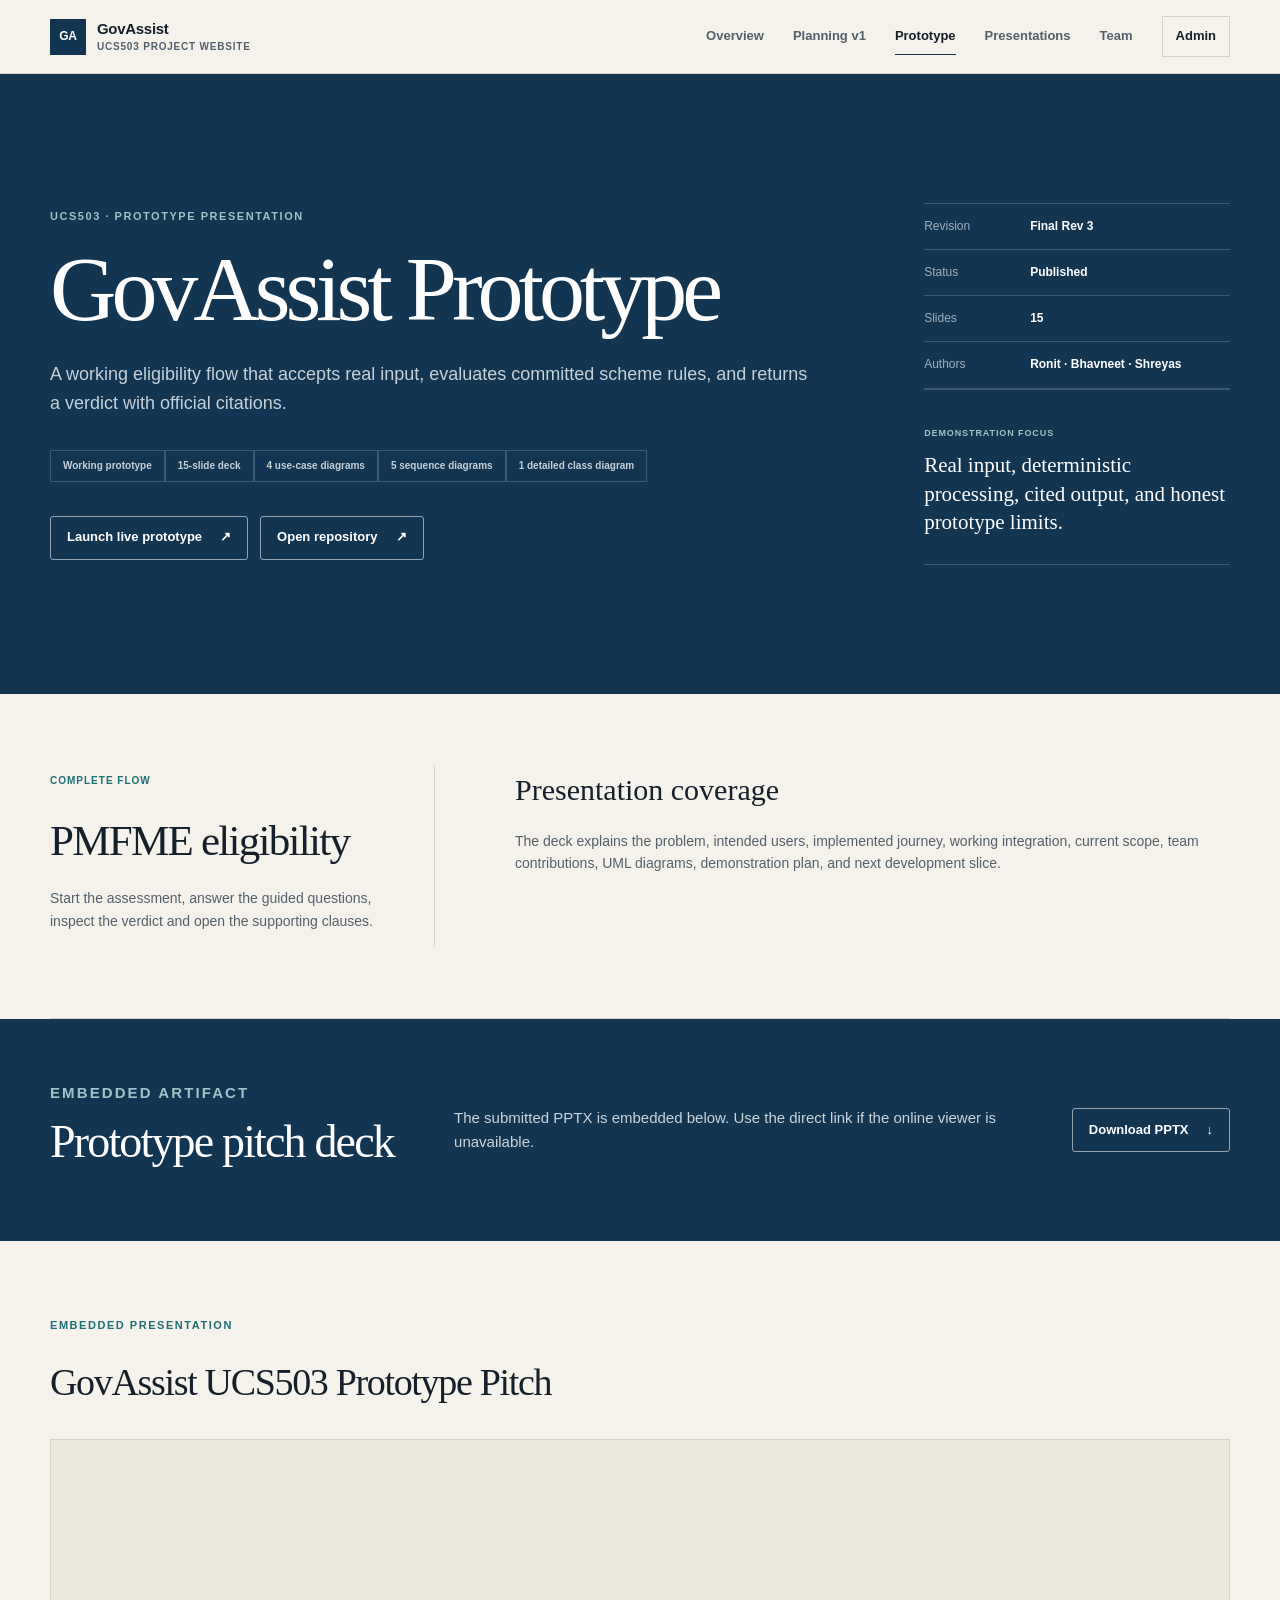
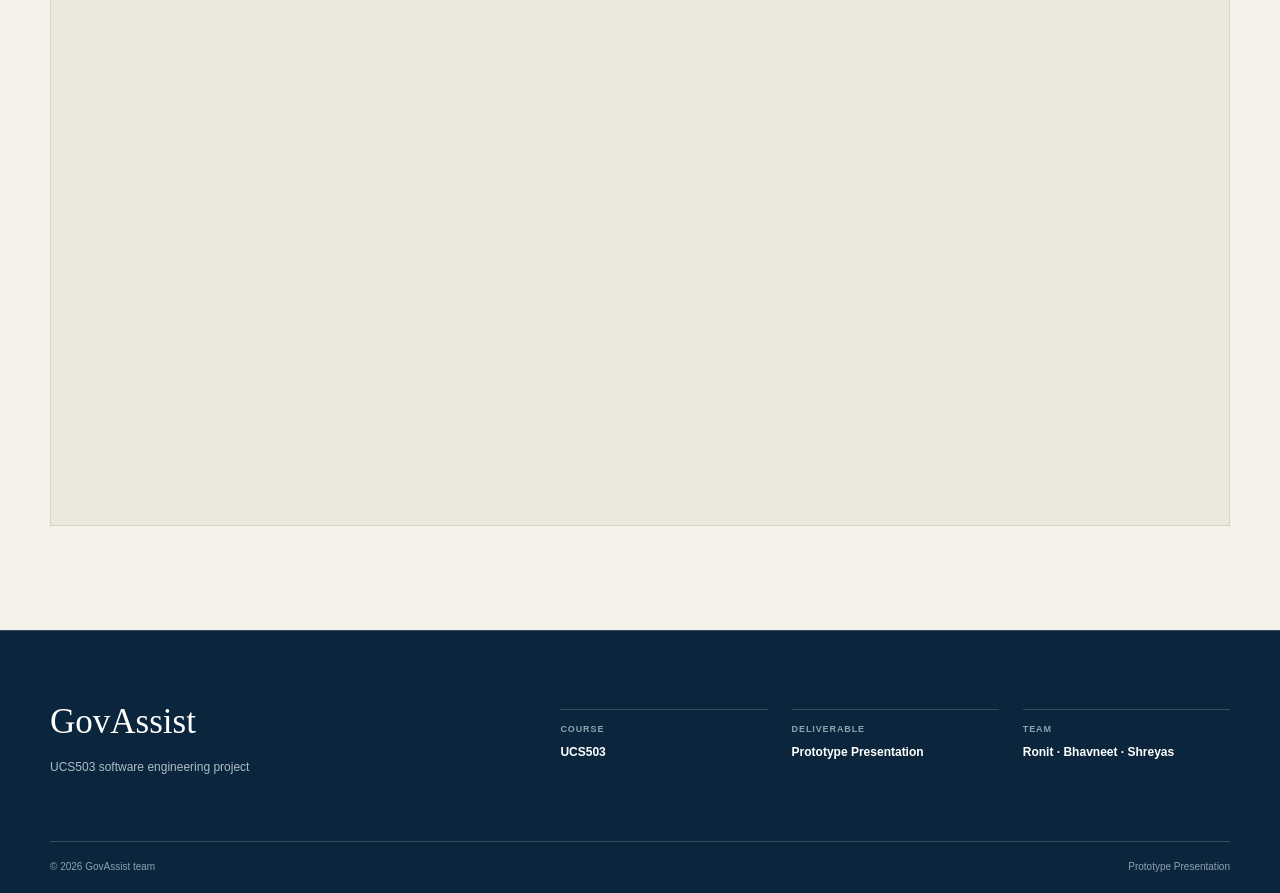
<file: prototype-presentation.html>
<!DOCTYPE html>
<html lang="en">
<head>
  <meta charset="UTF-8">
  <meta name="viewport" content="width=device-width, initial-scale=1.0">
  <meta name="description" content="GovAssist UCS503 prototype presentation, live application, and repository evidence.">
  <title>Prototype Presentation · GovAssist</title>
  <link rel="stylesheet" href="css/style.css">
</head>
<body>
  <header class="site-header">
    <div class="nav-shell">
      <a class="wordmark" href="index.html" aria-label="GovAssist home">
        <span class="wordmark-mark">GA</span>
        <span class="wordmark-copy"><strong>GovAssist</strong><small>UCS503 project website</small></span>
      </a>
      <button class="nav-toggle" type="button" aria-expanded="false" aria-controls="site-nav">Menu</button>
      <nav class="site-nav" id="site-nav" aria-label="Primary navigation">
        <a href="index.html">Overview</a>
        <a href="planning-presentation.html">Planning v1</a>
        <a class="active" href="prototype-presentation.html">Prototype</a>
        <a href="index.html#presentations">Presentations</a>
        <a href="index.html#team">Team</a>
        <a class="admin-link" href="admin.html">Admin</a>
      </nav>
    </div>
  </header>

  <main>
    <section class="planning-hero">
      <div class="container planning-hero-inner">
        <div>
          <p class="eyebrow light">UCS503 · Prototype Presentation</p>
          <h1 class="page-title">GovAssist Prototype</h1>
          <p class="page-lead">A working eligibility flow that accepts real input, evaluates committed scheme rules, and returns a verdict with official citations.</p>
          <div class="plan-tags" aria-label="Presentation coverage">
            <span>Working prototype</span>
            <span>15-slide deck</span>
            <span>4 use-case diagrams</span>
            <span>5 sequence diagrams</span>
            <span>1 detailed class diagram</span>
          </div>
          <div class="hero-actions">
            <a class="button button-light" href="https://govassist-web-ronit-khannas-projects.vercel.app/" target="_blank" rel="noopener">Launch live prototype <span>↗</span></a>
            <a class="button button-light" href="https://github.com/RonitKhanna333/govassist" target="_blank" rel="noopener">Open repository <span>↗</span></a>
          </div>
        </div>
        <aside>
          <ul class="page-meta planning-meta">
            <li><span>Revision</span><strong>Final Rev 3</strong></li>
            <li><span>Status</span><strong>Published</strong></li>
            <li><span>Slides</span><strong>15</strong></li>
            <li><span>Authors</span><strong>Ronit · Bhavneet · Shreyas</strong></li>
          </ul>
          <div class="plan-change"><span>Demonstration focus</span><p>Real input, deterministic processing, cited output, and honest prototype limits.</p></div>
        </aside>
      </div>
    </section>

    <section class="container plan-summary">
      <div class="plan-selected">
        <span>Complete flow</span>
        <h2>PMFME eligibility</h2>
        <p>Start the assessment, answer the guided questions, inspect the verdict and open the supporting clauses.</p>
      </div>
      <div class="plan-scope">
        <h2>Presentation coverage</h2>
        <p>The deck explains the problem, intended users, implemented journey, working integration, current scope, team contributions, UML diagrams, demonstration plan, and next development slice.</p>
      </div>
    </section>

    <section class="selected-band">
      <div class="container selected-band-inner">
        <div><p class="eyebrow light">Embedded artifact</p><h2>Prototype pitch deck</h2></div>
        <p>The submitted PPTX is embedded below. Use the direct link if the online viewer is unavailable.</p>
        <a class="button button-light" href="GovAssist_UCS503_Prototype_Pitch_Final_Rev3.pptx" target="_blank" rel="noopener">Download PPTX <span>↓</span></a>
      </div>
    </section>

    <section class="container presentation-section">
      <div class="presentation-heading">
        <div><p class="eyebrow">Embedded presentation</p><h2>GovAssist UCS503 Prototype Pitch</h2></div>
      </div>
      <div class="embed-wrapper">
        <iframe
          title="GovAssist UCS503 Prototype Presentation"
          src="https://view.officeapps.live.com/op/embed.aspx?src=https%3A%2F%2Fse-proj-gamma.vercel.app%2FGovAssist_UCS503_Prototype_Pitch_Final_Rev3.pptx%3Fv%3D3942f47"
          loading="eager"
          allowfullscreen>
        </iframe>
      </div>
    </section>
  </main>

  <footer class="site-footer">
    <div class="container footer-main">
      <div class="footer-brand"><h2>GovAssist</h2><p>UCS503 software engineering project</p></div>
      <div class="footer-meta">
        <div><span>Course</span><strong>UCS503</strong></div>
        <div><span>Deliverable</span><strong>Prototype Presentation</strong></div>
        <div><span>Team</span><strong>Ronit · Bhavneet · Shreyas</strong></div>
      </div>
    </div>
    <div class="container footer-bottom"><span>© 2026 GovAssist team</span><span>Prototype Presentation</span></div>
  </footer>

  <script src="js/site.js"></script>
</body>
</html>
</file>
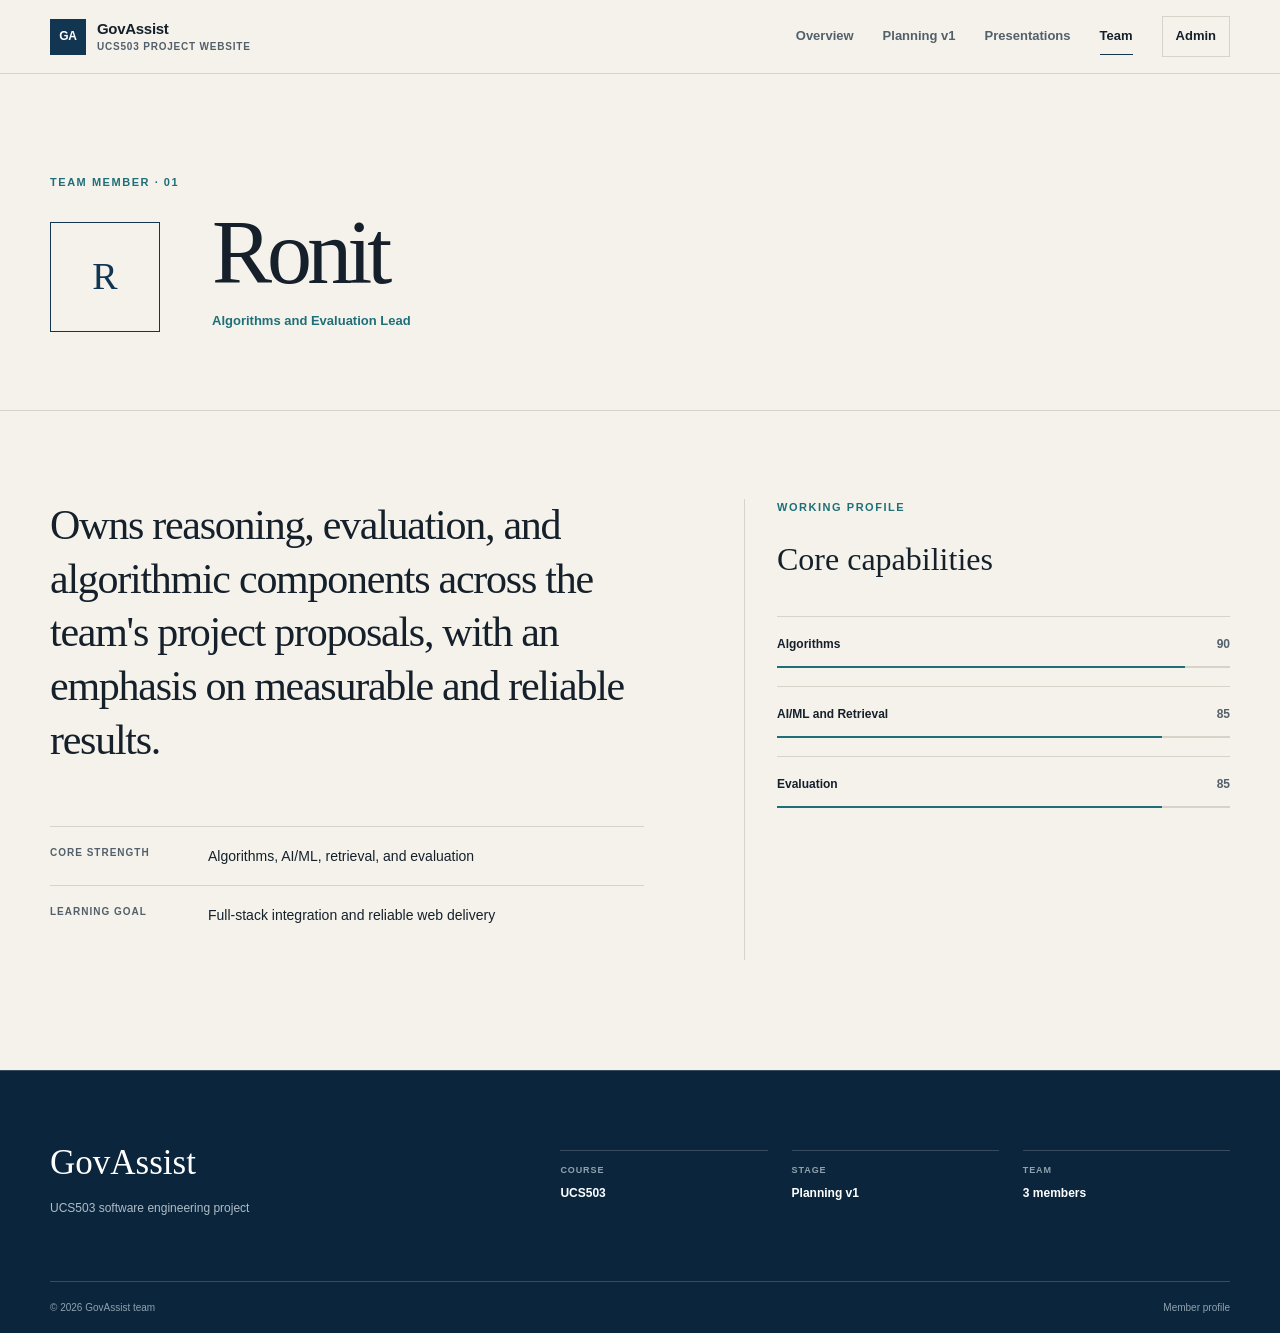
<file: members/member1.html>
<!DOCTYPE html><html lang="en"><head>
  <meta charset="UTF-8"><meta name="viewport" content="width=device-width, initial-scale=1.0">
  <title>Team member · GovAssist</title><link rel="stylesheet" href="../css/style.css">
</head><body>
  <header class="site-header"><div class="nav-shell">
    <a class="wordmark" href="../index.html"><span class="wordmark-mark">GA</span><span class="wordmark-copy"><strong>GovAssist</strong><small>UCS503 project website</small></span></a>
    <button class="nav-toggle" type="button" aria-expanded="false" aria-controls="site-nav">Menu</button>
    <nav class="site-nav" id="site-nav" aria-label="Primary navigation"><a href="../index.html">Overview</a><a href="../planning-presentation.html">Planning v1</a><a href="../index.html#presentations">Presentations</a><a class="active" href="../index.html#team">Team</a><a class="admin-link" href="../admin.html">Admin</a></nav>
  </div></header>
  <main>
    <section class="member-hero"><div class="container"><p class="eyebrow" id="member-index">Team member</p><div class="member-heading"><div class="member-monogram" id="avatar">?</div><div><h1 id="name">Loading…</h1><p class="member-role" id="role"></p></div></div></div></section>
    <section class="container member-content">
      <div><p class="member-bio" id="bio"></p><dl class="profile-facts"><div><dt>Core strength</dt><dd id="strength"></dd></div><div><dt>Learning goal</dt><dd id="learning-goal"></dd></div></dl></div>
      <aside class="skills-panel"><p class="eyebrow">Working profile</p><h2>Core capabilities</h2><div id="skills"></div></aside>
    </section>
  </main>
  <footer class="site-footer"><div class="container footer-main"><div class="footer-brand"><h2>GovAssist</h2><p>UCS503 software engineering project</p></div><div class="footer-meta"><div><span>Course</span><strong>UCS503</strong></div><div><span>Stage</span><strong>Planning v1</strong></div><div><span>Team</span><strong>3 members</strong></div></div></div><div class="container footer-bottom"><span>© 2026 GovAssist team</span><span>Member profile</span></div></footer>
  <script src="../js/data.js"></script><script src="../js/render.js"></script><script src="../js/site.js"></script><script>renderMember(1);</script>
</body></html>
</file>
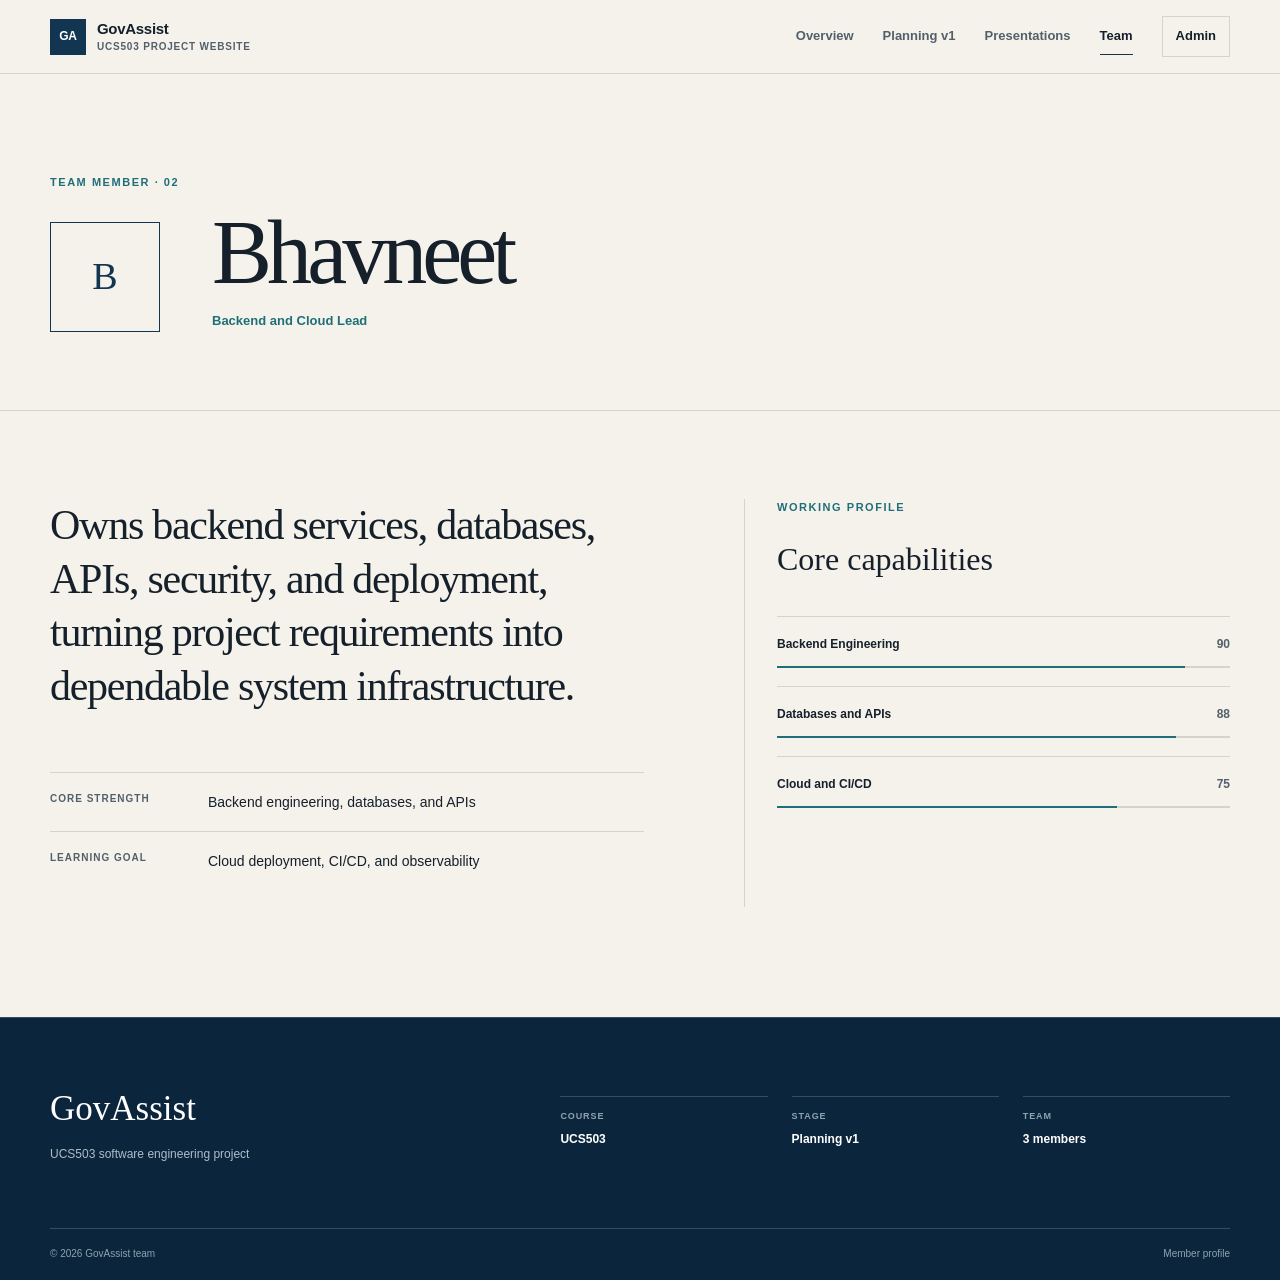
<file: members/member2.html>
<!DOCTYPE html><html lang="en"><head>
  <meta charset="UTF-8"><meta name="viewport" content="width=device-width, initial-scale=1.0">
  <title>Team member · GovAssist</title><link rel="stylesheet" href="../css/style.css">
</head><body>
  <header class="site-header"><div class="nav-shell">
    <a class="wordmark" href="../index.html"><span class="wordmark-mark">GA</span><span class="wordmark-copy"><strong>GovAssist</strong><small>UCS503 project website</small></span></a>
    <button class="nav-toggle" type="button" aria-expanded="false" aria-controls="site-nav">Menu</button>
    <nav class="site-nav" id="site-nav" aria-label="Primary navigation"><a href="../index.html">Overview</a><a href="../planning-presentation.html">Planning v1</a><a href="../index.html#presentations">Presentations</a><a class="active" href="../index.html#team">Team</a><a class="admin-link" href="../admin.html">Admin</a></nav>
  </div></header>
  <main>
    <section class="member-hero"><div class="container"><p class="eyebrow" id="member-index">Team member</p><div class="member-heading"><div class="member-monogram" id="avatar">?</div><div><h1 id="name">Loading…</h1><p class="member-role" id="role"></p></div></div></div></section>
    <section class="container member-content">
      <div><p class="member-bio" id="bio"></p><dl class="profile-facts"><div><dt>Core strength</dt><dd id="strength"></dd></div><div><dt>Learning goal</dt><dd id="learning-goal"></dd></div></dl></div>
      <aside class="skills-panel"><p class="eyebrow">Working profile</p><h2>Core capabilities</h2><div id="skills"></div></aside>
    </section>
  </main>
  <footer class="site-footer"><div class="container footer-main"><div class="footer-brand"><h2>GovAssist</h2><p>UCS503 software engineering project</p></div><div class="footer-meta"><div><span>Course</span><strong>UCS503</strong></div><div><span>Stage</span><strong>Planning v1</strong></div><div><span>Team</span><strong>3 members</strong></div></div></div><div class="container footer-bottom"><span>© 2026 GovAssist team</span><span>Member profile</span></div></footer>
  <script src="../js/data.js"></script><script src="../js/render.js"></script><script src="../js/site.js"></script><script>renderMember(2);</script>
</body></html>
</file>
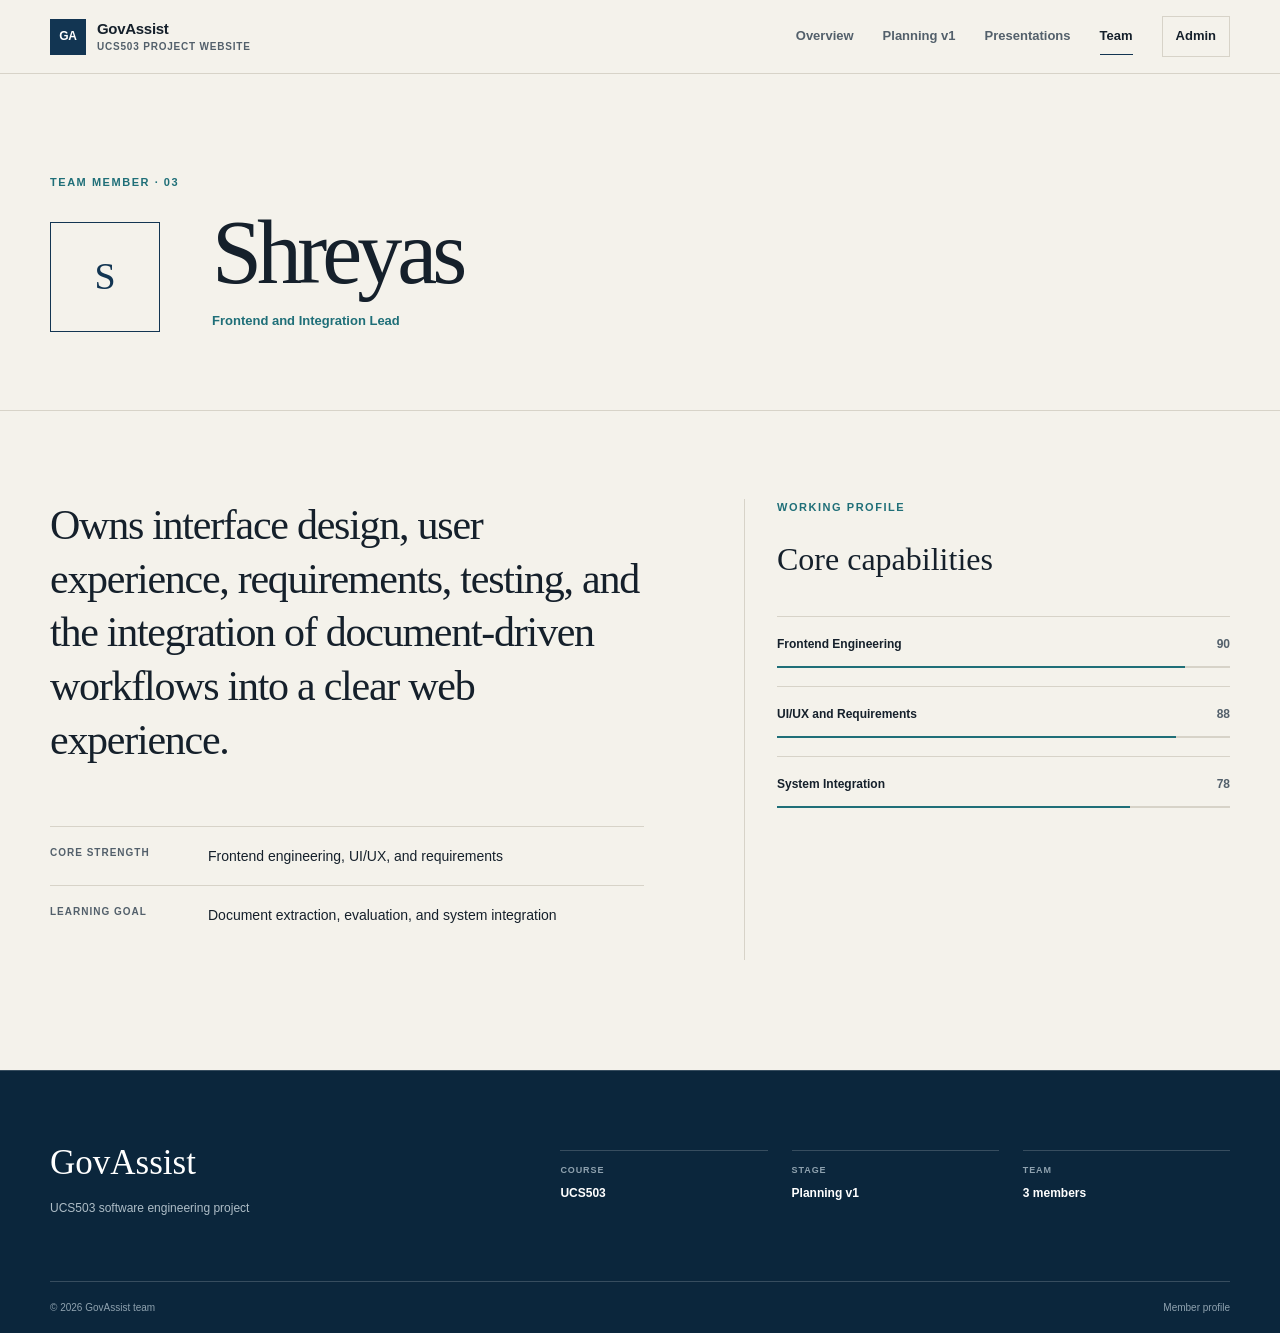
<file: members/member3.html>
<!DOCTYPE html><html lang="en"><head>
  <meta charset="UTF-8"><meta name="viewport" content="width=device-width, initial-scale=1.0">
  <title>Team member · GovAssist</title><link rel="stylesheet" href="../css/style.css">
</head><body>
  <header class="site-header"><div class="nav-shell">
    <a class="wordmark" href="../index.html"><span class="wordmark-mark">GA</span><span class="wordmark-copy"><strong>GovAssist</strong><small>UCS503 project website</small></span></a>
    <button class="nav-toggle" type="button" aria-expanded="false" aria-controls="site-nav">Menu</button>
    <nav class="site-nav" id="site-nav" aria-label="Primary navigation"><a href="../index.html">Overview</a><a href="../planning-presentation.html">Planning v1</a><a href="../index.html#presentations">Presentations</a><a class="active" href="../index.html#team">Team</a><a class="admin-link" href="../admin.html">Admin</a></nav>
  </div></header>
  <main>
    <section class="member-hero"><div class="container"><p class="eyebrow" id="member-index">Team member</p><div class="member-heading"><div class="member-monogram" id="avatar">?</div><div><h1 id="name">Loading…</h1><p class="member-role" id="role"></p></div></div></div></section>
    <section class="container member-content">
      <div><p class="member-bio" id="bio"></p><dl class="profile-facts"><div><dt>Core strength</dt><dd id="strength"></dd></div><div><dt>Learning goal</dt><dd id="learning-goal"></dd></div></dl></div>
      <aside class="skills-panel"><p class="eyebrow">Working profile</p><h2>Core capabilities</h2><div id="skills"></div></aside>
    </section>
  </main>
  <footer class="site-footer"><div class="container footer-main"><div class="footer-brand"><h2>GovAssist</h2><p>UCS503 software engineering project</p></div><div class="footer-meta"><div><span>Course</span><strong>UCS503</strong></div><div><span>Stage</span><strong>Planning v1</strong></div><div><span>Team</span><strong>3 members</strong></div></div></div><div class="container footer-bottom"><span>© 2026 GovAssist team</span><span>Member profile</span></div></footer>
  <script src="../js/data.js"></script><script src="../js/render.js"></script><script src="../js/site.js"></script><script>renderMember(3);</script>
</body></html>
</file>
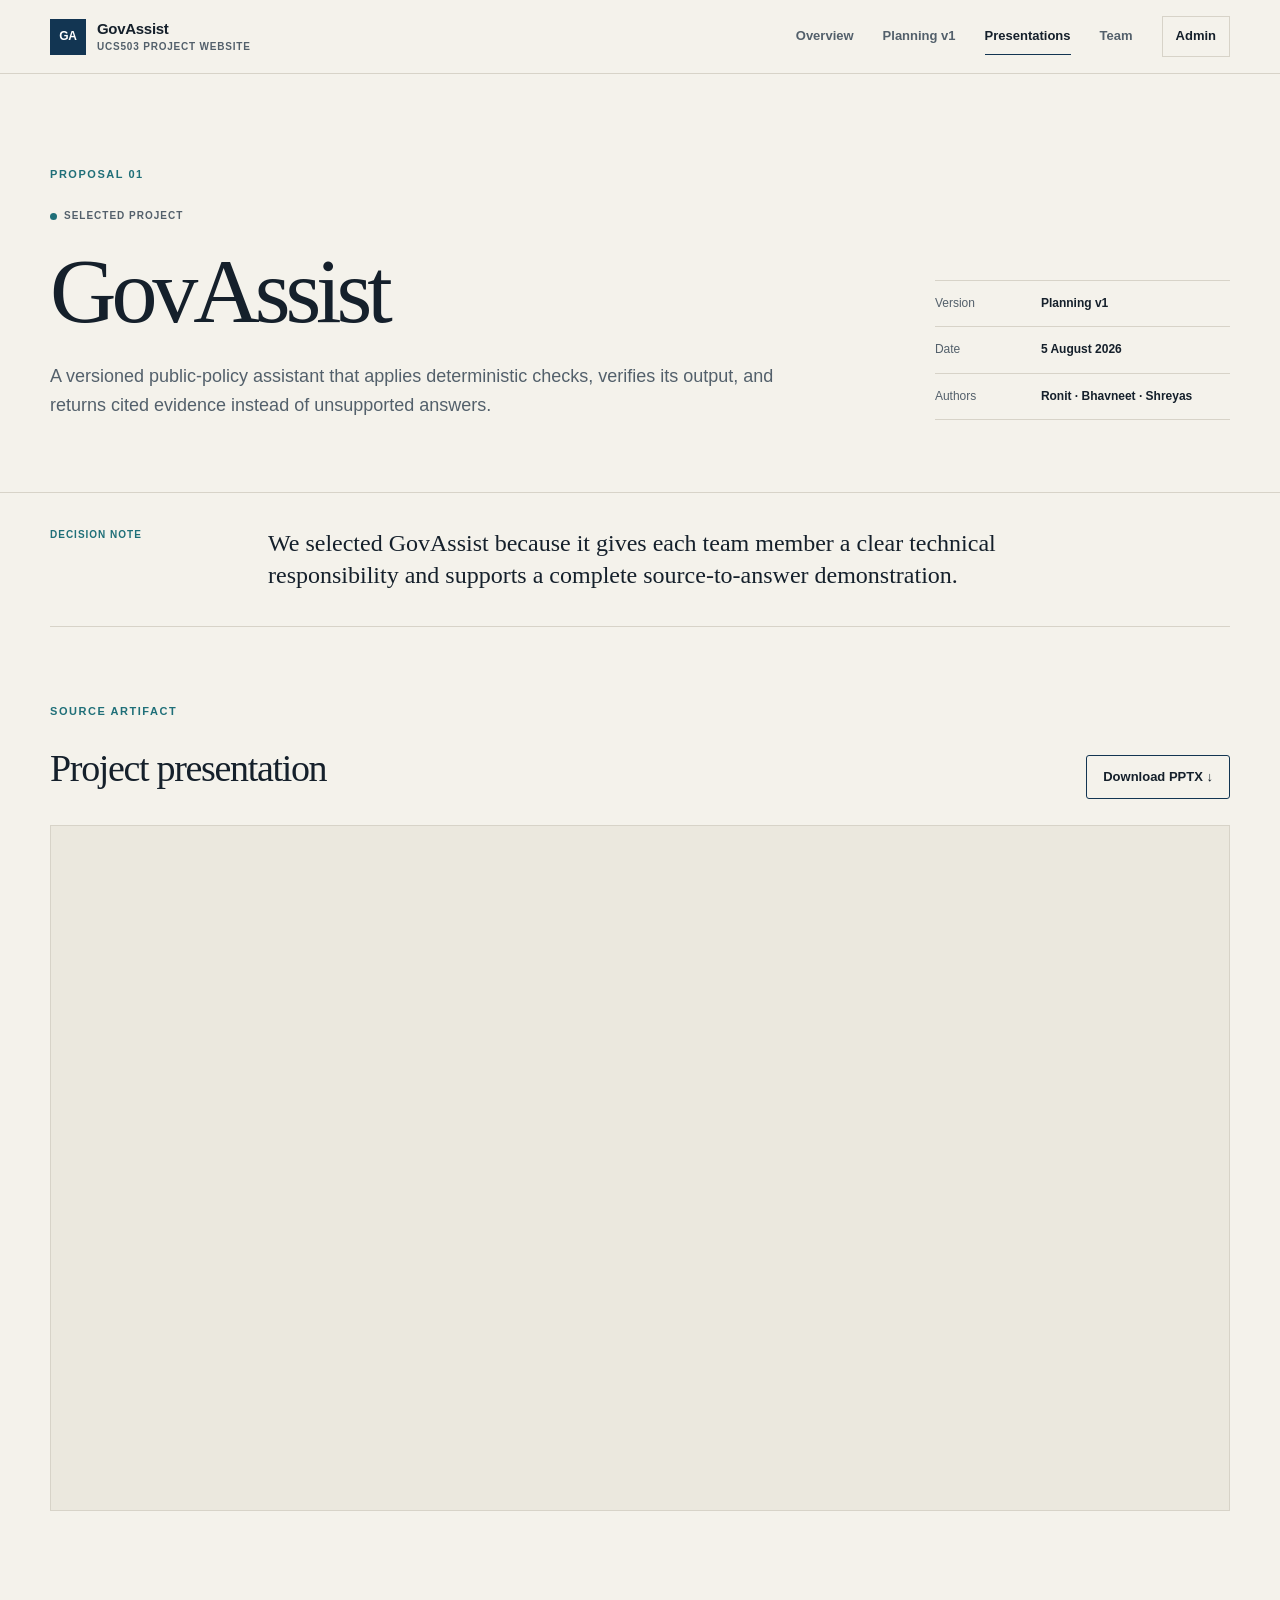
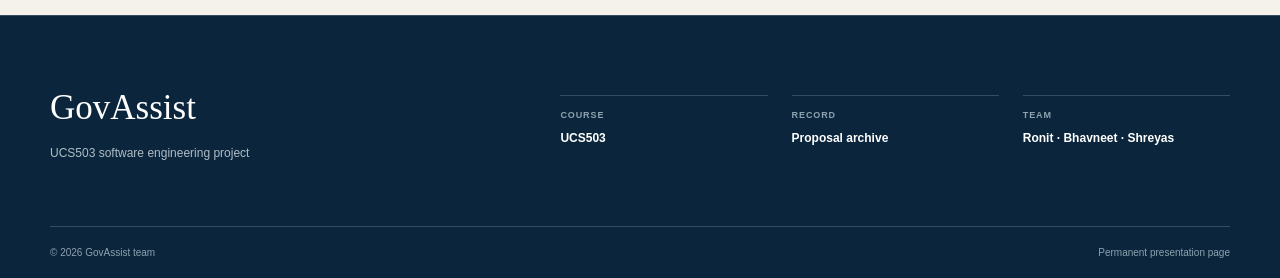
<file: projects/project1.html>
<!DOCTYPE html><html lang="en"><head>
  <meta charset="UTF-8"><meta name="viewport" content="width=device-width, initial-scale=1.0"><title>Presentation · GovAssist</title><link rel="stylesheet" href="../css/style.css">
</head><body>
  <header class="site-header"><div class="nav-shell"><a class="wordmark" href="../index.html"><span class="wordmark-mark">GA</span><span class="wordmark-copy"><strong>GovAssist</strong><small>UCS503 project website</small></span></a><button class="nav-toggle" type="button" aria-expanded="false" aria-controls="site-nav">Menu</button><nav class="site-nav" id="site-nav"><a href="../index.html">Overview</a><a href="../planning-presentation.html">Planning v1</a><a class="active" href="../index.html#presentations">Presentations</a><a href="../index.html#team">Team</a><a class="admin-link" href="../admin.html">Admin</a></nav></div></header>
  <main>
    <section class="page-hero"><div class="container page-hero-grid"><div><p class="eyebrow" id="project-number">Proposal</p><span class="status-label" id="project-status"></span><h1 class="page-title" id="title">Loading…</h1><p class="page-lead" id="description"></p></div><ul class="page-meta"><li><span>Version</span><strong id="project-version"></strong></li><li><span>Date</span><strong id="project-date"></strong></li><li><span>Authors</span><strong id="project-authors"></strong></li></ul></div></section>
    <section class="container decision-note"><span>Decision note</span><p id="project-decision"></p></section>
    <section class="container presentation-section"><div class="presentation-heading"><div><p class="eyebrow">Source artifact</p><h2>Project presentation</h2></div><a class="button button-secondary" id="download-link" href="#" hidden target="_blank" rel="noopener">Download PPTX ↓</a></div><div class="embed-wrapper" id="embed-wrapper"></div></section>
  </main>
  <footer class="site-footer"><div class="container footer-main"><div class="footer-brand"><h2>GovAssist</h2><p>UCS503 software engineering project</p></div><div class="footer-meta"><div><span>Course</span><strong>UCS503</strong></div><div><span>Record</span><strong>Proposal archive</strong></div><div><span>Team</span><strong>Ronit · Bhavneet · Shreyas</strong></div></div></div><div class="container footer-bottom"><span>© 2026 GovAssist team</span><span>Permanent presentation page</span></div></footer>
  <script src="../js/data.js"></script><script src="../js/render.js"></script><script src="../js/site.js"></script><script>renderProject(1);</script>
</body></html>
</file>
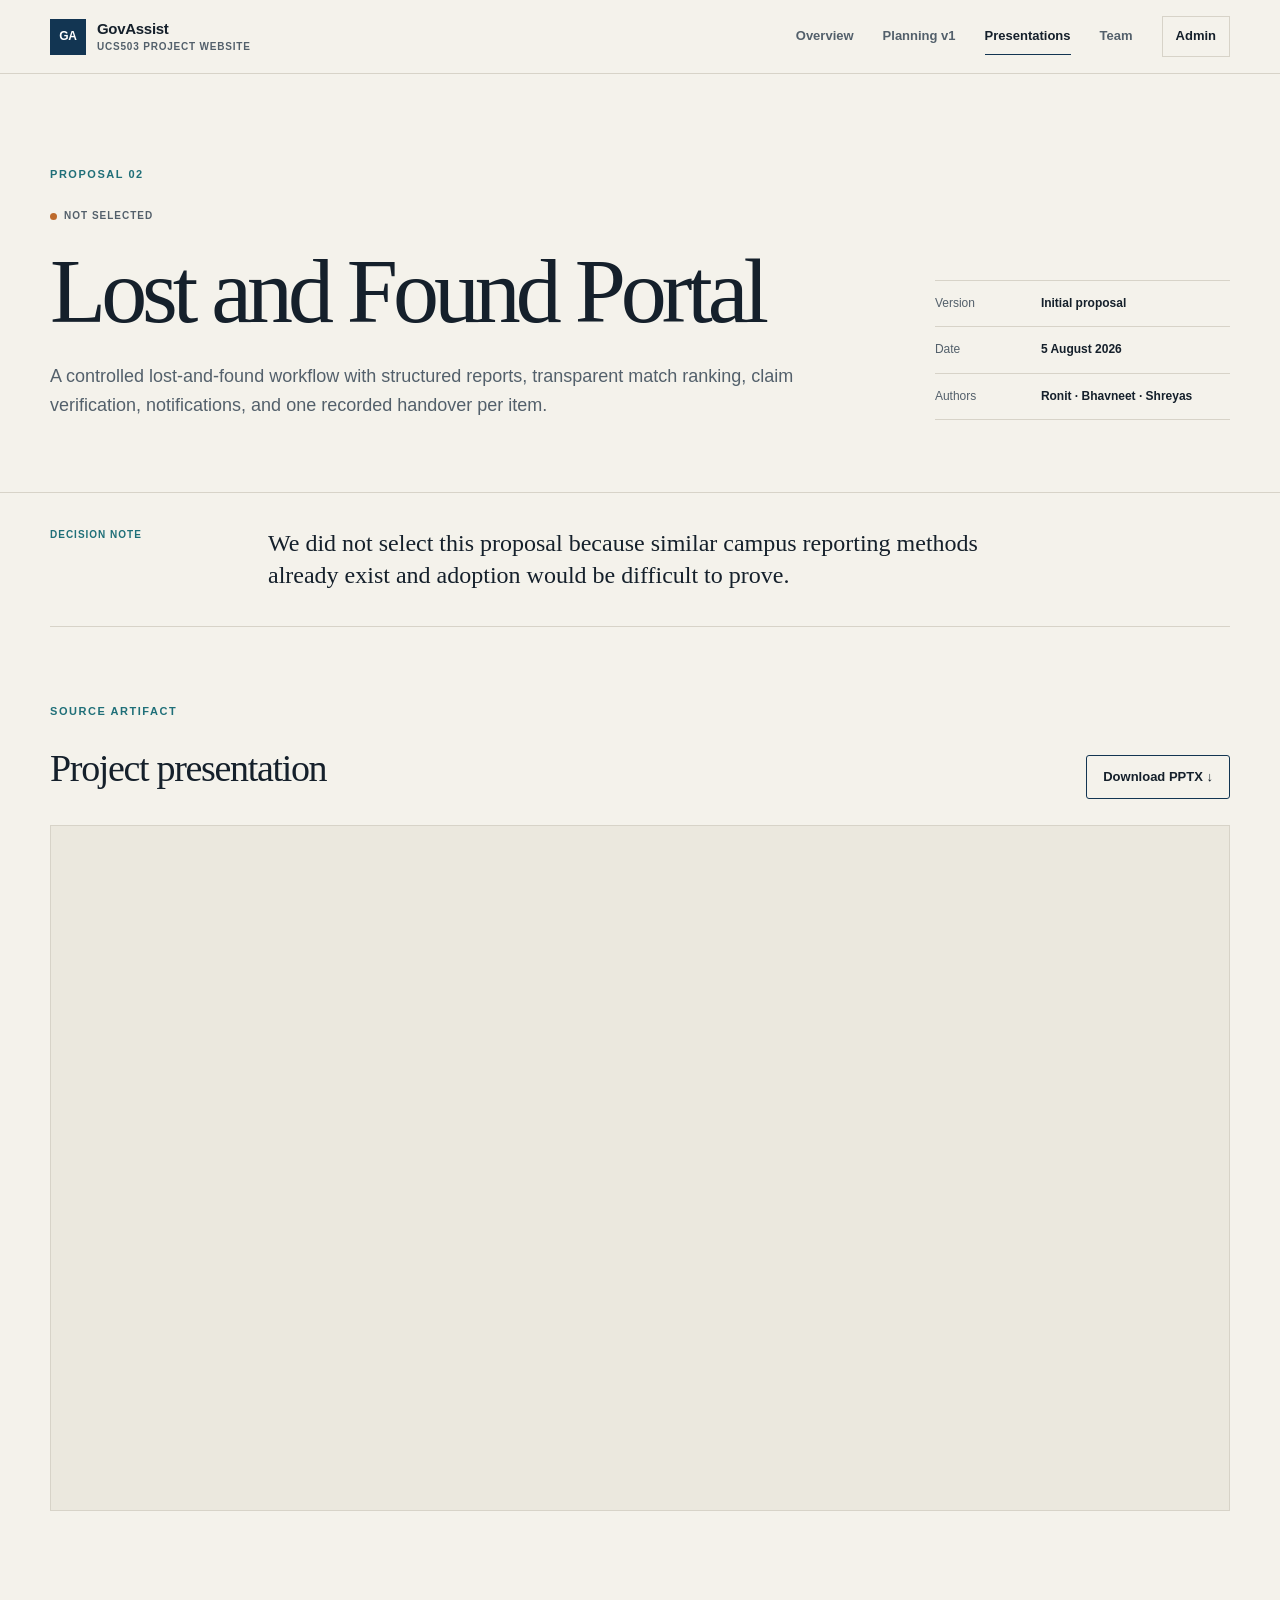
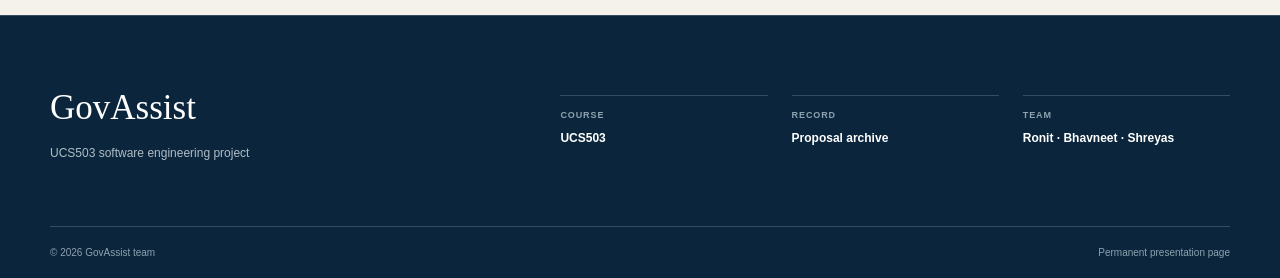
<file: projects/project2.html>
<!DOCTYPE html><html lang="en"><head>
  <meta charset="UTF-8"><meta name="viewport" content="width=device-width, initial-scale=1.0"><title>Presentation · GovAssist</title><link rel="stylesheet" href="../css/style.css">
</head><body>
  <header class="site-header"><div class="nav-shell"><a class="wordmark" href="../index.html"><span class="wordmark-mark">GA</span><span class="wordmark-copy"><strong>GovAssist</strong><small>UCS503 project website</small></span></a><button class="nav-toggle" type="button" aria-expanded="false" aria-controls="site-nav">Menu</button><nav class="site-nav" id="site-nav"><a href="../index.html">Overview</a><a href="../planning-presentation.html">Planning v1</a><a class="active" href="../index.html#presentations">Presentations</a><a href="../index.html#team">Team</a><a class="admin-link" href="../admin.html">Admin</a></nav></div></header>
  <main>
    <section class="page-hero"><div class="container page-hero-grid"><div><p class="eyebrow" id="project-number">Proposal</p><span class="status-label" id="project-status"></span><h1 class="page-title" id="title">Loading…</h1><p class="page-lead" id="description"></p></div><ul class="page-meta"><li><span>Version</span><strong id="project-version"></strong></li><li><span>Date</span><strong id="project-date"></strong></li><li><span>Authors</span><strong id="project-authors"></strong></li></ul></div></section>
    <section class="container decision-note"><span>Decision note</span><p id="project-decision"></p></section>
    <section class="container presentation-section"><div class="presentation-heading"><div><p class="eyebrow">Source artifact</p><h2>Project presentation</h2></div><a class="button button-secondary" id="download-link" href="#" hidden target="_blank" rel="noopener">Download PPTX ↓</a></div><div class="embed-wrapper" id="embed-wrapper"></div></section>
  </main>
  <footer class="site-footer"><div class="container footer-main"><div class="footer-brand"><h2>GovAssist</h2><p>UCS503 software engineering project</p></div><div class="footer-meta"><div><span>Course</span><strong>UCS503</strong></div><div><span>Record</span><strong>Proposal archive</strong></div><div><span>Team</span><strong>Ronit · Bhavneet · Shreyas</strong></div></div></div><div class="container footer-bottom"><span>© 2026 GovAssist team</span><span>Permanent presentation page</span></div></footer>
  <script src="../js/data.js"></script><script src="../js/render.js"></script><script src="../js/site.js"></script><script>renderProject(2);</script>
</body></html>
</file>
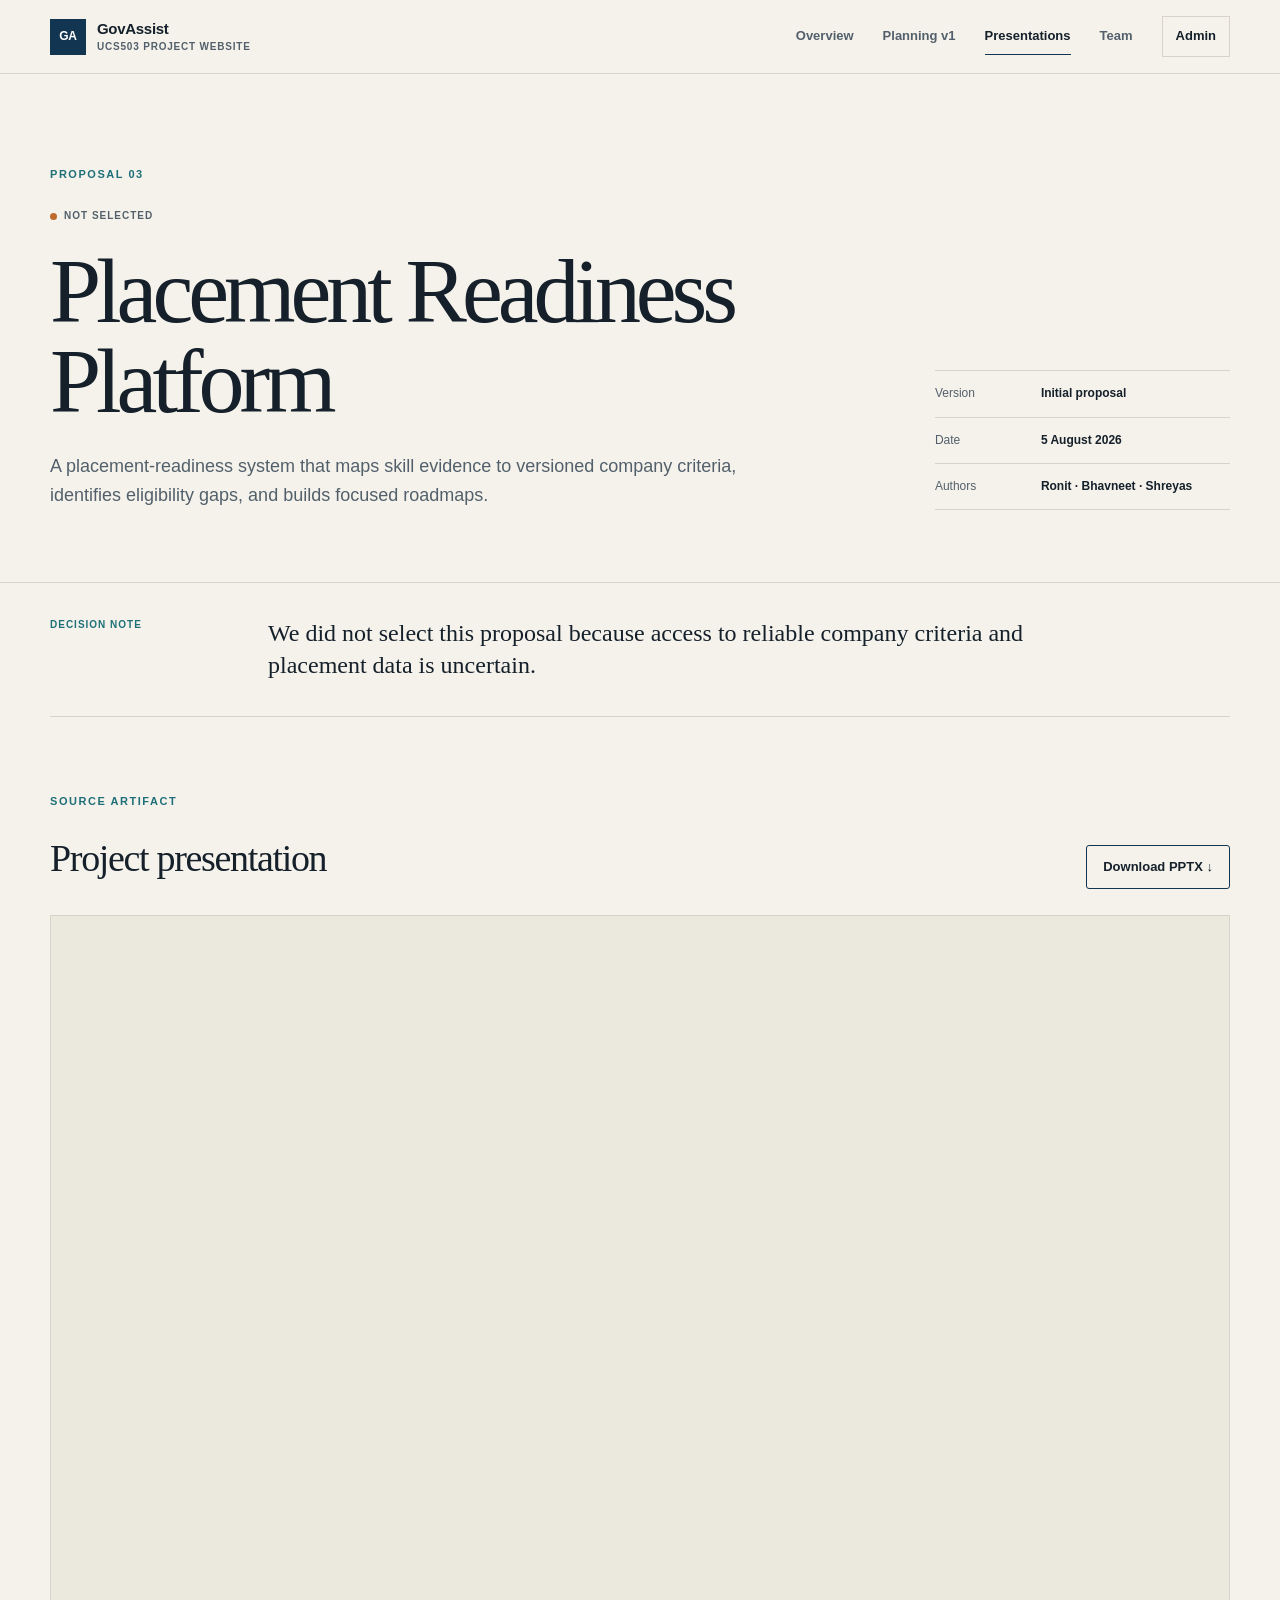
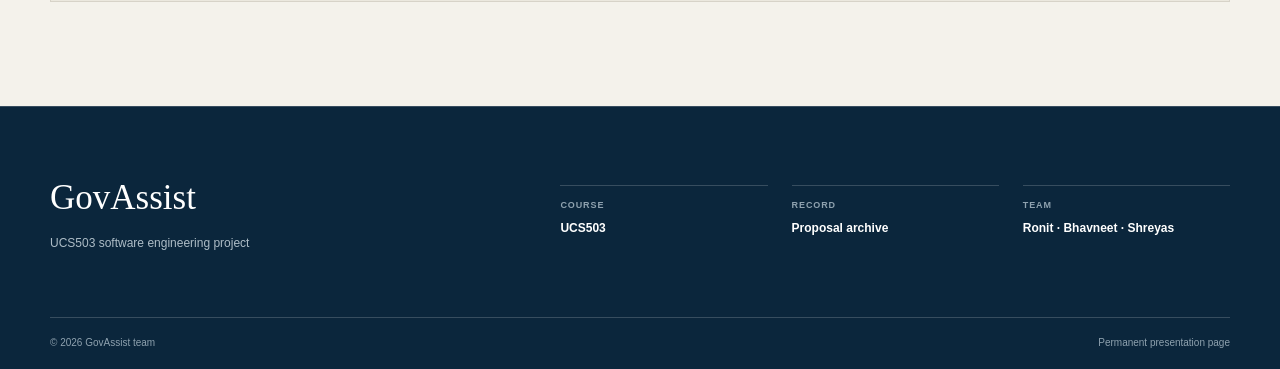
<file: projects/project3.html>
<!DOCTYPE html><html lang="en"><head>
  <meta charset="UTF-8"><meta name="viewport" content="width=device-width, initial-scale=1.0"><title>Presentation · GovAssist</title><link rel="stylesheet" href="../css/style.css">
</head><body>
  <header class="site-header"><div class="nav-shell"><a class="wordmark" href="../index.html"><span class="wordmark-mark">GA</span><span class="wordmark-copy"><strong>GovAssist</strong><small>UCS503 project website</small></span></a><button class="nav-toggle" type="button" aria-expanded="false" aria-controls="site-nav">Menu</button><nav class="site-nav" id="site-nav"><a href="../index.html">Overview</a><a href="../planning-presentation.html">Planning v1</a><a class="active" href="../index.html#presentations">Presentations</a><a href="../index.html#team">Team</a><a class="admin-link" href="../admin.html">Admin</a></nav></div></header>
  <main>
    <section class="page-hero"><div class="container page-hero-grid"><div><p class="eyebrow" id="project-number">Proposal</p><span class="status-label" id="project-status"></span><h1 class="page-title" id="title">Loading…</h1><p class="page-lead" id="description"></p></div><ul class="page-meta"><li><span>Version</span><strong id="project-version"></strong></li><li><span>Date</span><strong id="project-date"></strong></li><li><span>Authors</span><strong id="project-authors"></strong></li></ul></div></section>
    <section class="container decision-note"><span>Decision note</span><p id="project-decision"></p></section>
    <section class="container presentation-section"><div class="presentation-heading"><div><p class="eyebrow">Source artifact</p><h2>Project presentation</h2></div><a class="button button-secondary" id="download-link" href="#" hidden target="_blank" rel="noopener">Download PPTX ↓</a></div><div class="embed-wrapper" id="embed-wrapper"></div></section>
  </main>
  <footer class="site-footer"><div class="container footer-main"><div class="footer-brand"><h2>GovAssist</h2><p>UCS503 software engineering project</p></div><div class="footer-meta"><div><span>Course</span><strong>UCS503</strong></div><div><span>Record</span><strong>Proposal archive</strong></div><div><span>Team</span><strong>Ronit · Bhavneet · Shreyas</strong></div></div></div><div class="container footer-bottom"><span>© 2026 GovAssist team</span><span>Permanent presentation page</span></div></footer>
  <script src="../js/data.js"></script><script src="../js/render.js"></script><script src="../js/site.js"></script><script>renderProject(3);</script>
</body></html>
</file>
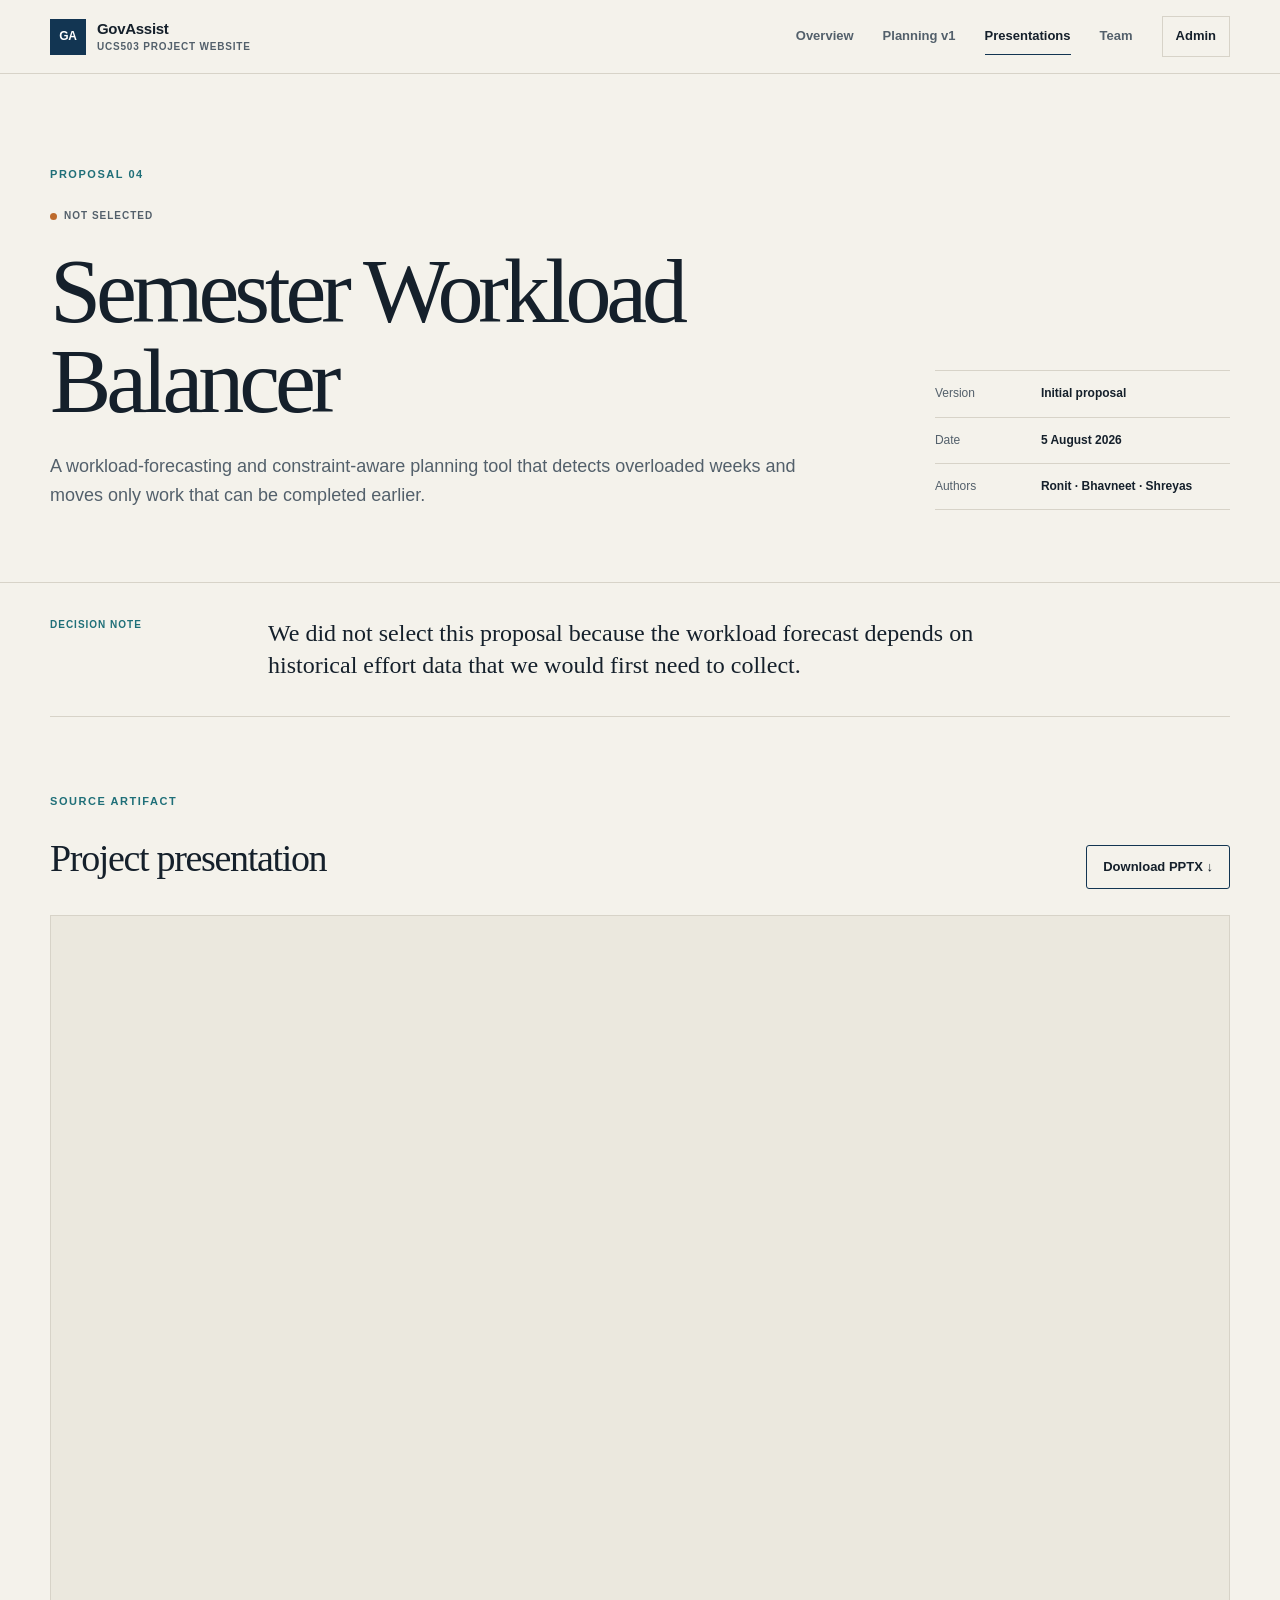
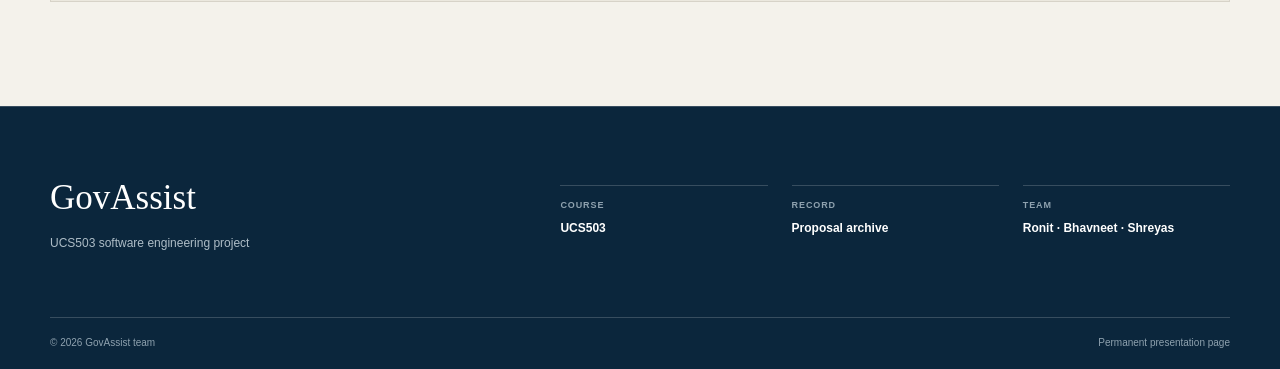
<file: projects/project4.html>
<!DOCTYPE html><html lang="en"><head>
  <meta charset="UTF-8"><meta name="viewport" content="width=device-width, initial-scale=1.0"><title>Presentation · GovAssist</title><link rel="stylesheet" href="../css/style.css">
</head><body>
  <header class="site-header"><div class="nav-shell"><a class="wordmark" href="../index.html"><span class="wordmark-mark">GA</span><span class="wordmark-copy"><strong>GovAssist</strong><small>UCS503 project website</small></span></a><button class="nav-toggle" type="button" aria-expanded="false" aria-controls="site-nav">Menu</button><nav class="site-nav" id="site-nav"><a href="../index.html">Overview</a><a href="../planning-presentation.html">Planning v1</a><a class="active" href="../index.html#presentations">Presentations</a><a href="../index.html#team">Team</a><a class="admin-link" href="../admin.html">Admin</a></nav></div></header>
  <main>
    <section class="page-hero"><div class="container page-hero-grid"><div><p class="eyebrow" id="project-number">Proposal</p><span class="status-label" id="project-status"></span><h1 class="page-title" id="title">Loading…</h1><p class="page-lead" id="description"></p></div><ul class="page-meta"><li><span>Version</span><strong id="project-version"></strong></li><li><span>Date</span><strong id="project-date"></strong></li><li><span>Authors</span><strong id="project-authors"></strong></li></ul></div></section>
    <section class="container decision-note"><span>Decision note</span><p id="project-decision"></p></section>
    <section class="container presentation-section"><div class="presentation-heading"><div><p class="eyebrow">Source artifact</p><h2>Project presentation</h2></div><a class="button button-secondary" id="download-link" href="#" hidden target="_blank" rel="noopener">Download PPTX ↓</a></div><div class="embed-wrapper" id="embed-wrapper"></div></section>
  </main>
  <footer class="site-footer"><div class="container footer-main"><div class="footer-brand"><h2>GovAssist</h2><p>UCS503 software engineering project</p></div><div class="footer-meta"><div><span>Course</span><strong>UCS503</strong></div><div><span>Record</span><strong>Proposal archive</strong></div><div><span>Team</span><strong>Ronit · Bhavneet · Shreyas</strong></div></div></div><div class="container footer-bottom"><span>© 2026 GovAssist team</span><span>Permanent presentation page</span></div></footer>
  <script src="../js/data.js"></script><script src="../js/render.js"></script><script src="../js/site.js"></script><script>renderProject(4);</script>
</body></html>
</file>
<file: css/style.css>
:root {
  --paper: #f4f2eb;
  --paper-deep: #ebe8de;
  --surface: #ffffff;
  --ink: #15202b;
  --ink-soft: #53606b;
  --navy: #123552;
  --navy-deep: #0b263c;
  --teal: #1f6f78;
  --amber: #bd6a2c;
  --line: #d7d3c8;
  --line-dark: rgba(255, 255, 255, 0.18);
  --radius: 3px;
  --container: 1180px;
  --header-height: 74px;
  --serif: "Iowan Old Style", "Palatino Linotype", "Book Antiqua", Georgia, serif;
  --sans: Inter, ui-sans-serif, -apple-system, BlinkMacSystemFont, "Segoe UI", sans-serif;
}

* {
  box-sizing: border-box;
}

html {
  scroll-behavior: smooth;
}

body {
  margin: 0;
  background: var(--paper);
  color: var(--ink);
  font-family: var(--sans);
  font-size: 16px;
  line-height: 1.6;
  -webkit-font-smoothing: antialiased;
}

body::selection {
  background: #d9e5e5;
}

img,
iframe {
  display: block;
  max-width: 100%;
}

a {
  color: inherit;
  text-decoration: none;
}

button,
input,
textarea {
  font: inherit;
}

h1,
h2,
h3,
p {
  margin-top: 0;
}

.container {
  width: min(100% - 48px, var(--container));
  margin-inline: auto;
}

.site-header {
  position: sticky;
  top: 0;
  z-index: 50;
  height: var(--header-height);
  border-bottom: 1px solid var(--line);
  background: rgba(244, 242, 235, 0.96);
  backdrop-filter: blur(12px);
}

.nav-shell {
  width: min(100% - 48px, var(--container));
  height: 100%;
  margin-inline: auto;
  display: flex;
  align-items: center;
  justify-content: space-between;
  gap: 32px;
}

.wordmark {
  display: inline-flex;
  align-items: center;
  gap: 11px;
  flex: 0 0 auto;
}

.wordmark-mark {
  width: 36px;
  height: 36px;
  display: grid;
  place-items: center;
  background: var(--navy);
  color: #fff;
  font-size: 12px;
  font-weight: 800;
  letter-spacing: -0.02em;
}

.wordmark-copy {
  display: grid;
  line-height: 1.1;
}

.wordmark-copy strong {
  font-size: 15px;
  letter-spacing: -0.02em;
}

.wordmark-copy small {
  margin-top: 4px;
  color: var(--ink-soft);
  font-size: 10px;
  font-weight: 600;
  letter-spacing: 0.08em;
  text-transform: uppercase;
}

.site-nav {
  display: flex;
  align-items: center;
  gap: 29px;
}

.site-nav a {
  position: relative;
  color: var(--ink-soft);
  font-size: 13px;
  font-weight: 650;
}

.site-nav a::after {
  content: "";
  position: absolute;
  right: 0;
  bottom: -8px;
  left: 0;
  height: 1px;
  background: var(--navy);
  transform: scaleX(0);
  transform-origin: left;
  transition: transform 160ms ease;
}

.site-nav a:hover,
.site-nav a.active {
  color: var(--ink);
}

.site-nav a:hover::after,
.site-nav a.active::after {
  transform: scaleX(1);
}

.site-nav .admin-link {
  padding: 9px 13px;
  border: 1px solid var(--line);
  color: var(--ink);
}

.site-nav .admin-link::after {
  display: none;
}

.site-nav .admin-link:hover {
  border-color: var(--navy);
}

.nav-toggle {
  display: none;
  padding: 8px 0;
  border: 0;
  background: transparent;
  color: var(--ink);
  font-size: 13px;
  font-weight: 700;
  cursor: pointer;
}

.eyebrow {
  margin: 0 0 18px;
  color: var(--teal);
  font-size: 11px;
  font-weight: 800;
  letter-spacing: 0.14em;
  text-transform: uppercase;
}

.eyebrow.light {
  color: #9bc5c7;
}

.display-title {
  max-width: 830px;
  margin: 0;
  font-family: var(--serif);
  font-size: clamp(54px, 7.2vw, 96px);
  font-weight: 500;
  letter-spacing: -0.055em;
  line-height: 0.98;
}

.display-title em {
  color: var(--teal);
  font-style: normal;
}

.home-hero {
  min-height: 650px;
  display: grid;
  grid-template-columns: minmax(0, 1.7fr) minmax(280px, 0.72fr);
  gap: 72px;
  align-items: center;
  padding-top: 74px;
  padding-bottom: 74px;
}

.hero-lead {
  max-width: 650px;
  margin: 30px 0 0;
  color: var(--ink-soft);
  font-size: clamp(17px, 2vw, 21px);
  line-height: 1.55;
}

.hero-actions {
  display: flex;
  flex-wrap: wrap;
  gap: 12px;
  margin-top: 34px;
}

.button {
  min-height: 44px;
  display: inline-flex;
  align-items: center;
  justify-content: center;
  gap: 18px;
  padding: 10px 16px;
  border: 1px solid var(--navy);
  border-radius: var(--radius);
  background: var(--navy);
  color: #fff;
  font-size: 13px;
  font-weight: 700;
  cursor: pointer;
  transition: background 150ms ease, color 150ms ease;
}

.button:hover {
  background: var(--navy-deep);
}

.button-secondary {
  background: transparent;
  color: var(--ink);
}

.button-secondary:hover {
  background: var(--surface);
}

.button-light {
  border-color: rgba(255, 255, 255, 0.55);
  background: transparent;
  color: #fff;
}

.button-light:hover {
  border-color: #fff;
  background: #fff;
  color: var(--navy);
}

.hero-brief {
  align-self: stretch;
  display: flex;
  flex-direction: column;
  justify-content: center;
  padding-left: 32px;
  border-left: 1px solid var(--line);
}

.hero-brief-label {
  margin-bottom: 34px;
  color: var(--ink-soft);
  font-size: 11px;
  font-weight: 800;
  letter-spacing: 0.12em;
  text-transform: uppercase;
}

.hero-brief h2 {
  margin: 0 0 14px;
  font-family: var(--serif);
  font-size: 34px;
  font-weight: 500;
  letter-spacing: -0.03em;
  line-height: 1.05;
}

.hero-brief > p {
  color: var(--ink-soft);
  font-size: 14px;
}

.brief-meta {
  margin: 28px 0 0;
  padding: 0;
  list-style: none;
  border-top: 1px solid var(--line);
}

.brief-meta li {
  display: flex;
  justify-content: space-between;
  gap: 20px;
  padding: 12px 0;
  border-bottom: 1px solid var(--line);
  font-size: 12px;
}

.brief-meta span:first-child {
  color: var(--ink-soft);
}

.system-strip {
  border-top: 1px solid var(--line);
  border-bottom: 1px solid var(--line);
  background: var(--surface);
}

.system-strip-inner {
  min-height: 114px;
  display: grid;
  grid-template-columns: 180px repeat(5, 1fr);
  align-items: stretch;
}

.system-strip-title,
.system-step {
  display: flex;
  align-items: center;
  border-right: 1px solid var(--line);
}

.system-strip-title {
  font-family: var(--serif);
  font-size: 19px;
}

.system-step {
  justify-content: center;
  gap: 10px;
  padding: 20px;
  color: var(--ink-soft);
  font-size: 12px;
  font-weight: 700;
}

.system-step:last-child {
  border-right: 0;
}

.system-step span {
  color: var(--amber);
  font-size: 10px;
  letter-spacing: 0.08em;
}

.section-block {
  padding: 104px 0;
  border-top: 1px solid var(--line);
}

.section-block:first-child {
  border-top: 0;
}

.section-header {
  display: grid;
  grid-template-columns: minmax(220px, 0.65fr) minmax(0, 1.35fr);
  gap: 72px;
  margin-bottom: 56px;
}

.section-number {
  color: var(--ink-soft);
  font-size: 11px;
  font-weight: 800;
  letter-spacing: 0.12em;
}

.section-title {
  max-width: 760px;
  margin: 0;
  font-family: var(--serif);
  font-size: clamp(36px, 5vw, 58px);
  font-weight: 500;
  letter-spacing: -0.045em;
  line-height: 1.04;
}

.section-intro {
  max-width: 620px;
  margin: 22px 0 0;
  color: var(--ink-soft);
  font-size: 17px;
}

.build-grid {
  display: grid;
  grid-template-columns: 1fr 1fr;
  gap: 80px;
}

.build-statement {
  font-family: var(--serif);
  font-size: clamp(29px, 3.6vw, 44px);
  letter-spacing: -0.035em;
  line-height: 1.2;
}

.build-list {
  margin: 0;
  padding: 0;
  list-style: none;
  counter-reset: feature;
}

.build-list li {
  counter-increment: feature;
  display: grid;
  grid-template-columns: 38px 1fr;
  gap: 18px;
  padding: 21px 0;
  border-top: 1px solid var(--line);
}

.build-list li::before {
  content: "0" counter(feature);
  color: var(--teal);
  font-size: 11px;
  font-weight: 800;
  letter-spacing: 0.08em;
}

.build-list strong {
  display: block;
  margin-bottom: 4px;
  font-size: 15px;
}

.build-list p {
  margin: 0;
  color: var(--ink-soft);
  font-size: 14px;
}

.selected-band {
  background: var(--navy);
  color: #fff;
}

.selected-band-inner {
  display: grid;
  grid-template-columns: 1fr 1.6fr auto;
  gap: 48px;
  align-items: center;
  padding-top: 62px;
  padding-bottom: 62px;
}

.selected-band h2 {
  margin: 0;
  font-family: var(--serif);
  font-size: 46px;
  font-weight: 500;
  letter-spacing: -0.04em;
}

.selected-band p {
  margin: 0;
  color: #cad5dc;
  font-size: 15px;
}

.people-list,
.proposal-list {
  border-top: 1px solid var(--line);
}

.person-row {
  min-height: 112px;
  display: grid;
  grid-template-columns: 55px 48px 1fr auto;
  align-items: center;
  gap: 24px;
  border-bottom: 1px solid var(--line);
}

.person-index {
  color: var(--ink-soft);
  font-size: 10px;
  font-weight: 800;
  letter-spacing: 0.08em;
}

.person-monogram {
  width: 48px;
  height: 48px;
  display: grid;
  place-items: center;
  border: 1px solid var(--navy);
  color: var(--navy);
  font-family: var(--serif);
  font-size: 17px;
}

.person-copy h3 {
  margin: 0;
  font-family: var(--serif);
  font-size: 24px;
  font-weight: 500;
}

.person-copy p {
  margin: 2px 0 0;
  color: var(--ink-soft);
  font-size: 13px;
}

.text-link {
  display: inline-flex;
  gap: 12px;
  align-items: center;
  color: var(--navy);
  font-size: 12px;
  font-weight: 800;
}

.proposal-row {
  min-height: 190px;
  display: grid;
  grid-template-columns: 90px 1fr 52px;
  gap: 28px;
  align-items: center;
  padding: 28px 0;
  border-bottom: 1px solid var(--line);
}

.proposal-selected {
  border-top: 3px solid var(--teal);
}

.proposal-number {
  align-self: start;
  padding-top: 6px;
  color: var(--ink-soft);
  font-family: var(--serif);
  font-size: 30px;
}

.proposal-meta {
  display: flex;
  flex-wrap: wrap;
  gap: 16px;
  margin-bottom: 10px;
  color: var(--teal);
  font-size: 10px;
  font-weight: 800;
  letter-spacing: 0.1em;
  text-transform: uppercase;
}

.proposal-meta span + span::before {
  content: "·";
  margin-right: 16px;
  color: var(--line);
}

.proposal-copy h3 {
  margin: 0;
  font-family: var(--serif);
  font-size: 34px;
  font-weight: 500;
  letter-spacing: -0.03em;
}

.proposal-copy > p {
  max-width: 720px;
  margin: 10px 0 0;
  color: var(--ink-soft);
  font-size: 14px;
}

.round-link {
  width: 48px;
  height: 48px;
  display: grid;
  place-items: center;
  border: 1px solid var(--line);
  border-radius: 50%;
  font-size: 18px;
  transition: border-color 150ms ease, background 150ms ease;
}

.round-link:hover {
  border-color: var(--navy);
  background: var(--surface);
}

.site-footer {
  border-top: 1px solid var(--line-dark);
  background: var(--navy-deep);
  color: #fff;
}

.footer-main {
  min-height: 210px;
  display: grid;
  grid-template-columns: 1fr 1.5fr;
  gap: 64px;
  align-items: center;
}

.footer-brand h2 {
  margin: 0;
  font-family: var(--serif);
  font-size: 35px;
  font-weight: 500;
}

.footer-brand p {
  margin: 8px 0 0;
  color: #aebdc7;
  font-size: 12px;
}

.footer-meta {
  display: grid;
  grid-template-columns: repeat(3, 1fr);
  gap: 24px;
}

.footer-meta div {
  padding-top: 12px;
  border-top: 1px solid var(--line-dark);
}

.footer-meta span {
  display: block;
  color: #8fa2af;
  font-size: 9px;
  font-weight: 800;
  letter-spacing: 0.1em;
  text-transform: uppercase;
}

.footer-meta strong {
  display: block;
  margin-top: 6px;
  font-size: 12px;
  font-weight: 600;
}

.footer-bottom {
  min-height: 52px;
  display: flex;
  align-items: center;
  justify-content: space-between;
  border-top: 1px solid var(--line-dark);
  color: #8fa2af;
  font-size: 10px;
}

/* Internal page hero */
.page-hero {
  padding: 92px 0 72px;
  border-bottom: 1px solid var(--line);
}

.page-hero-grid {
  display: grid;
  grid-template-columns: minmax(0, 1.5fr) minmax(250px, 0.55fr);
  gap: 80px;
  align-items: end;
}

.page-title {
  margin: 0;
  font-family: var(--serif);
  font-size: clamp(54px, 8vw, 92px);
  font-weight: 500;
  letter-spacing: -0.055em;
  line-height: 0.98;
}

.page-lead {
  max-width: 760px;
  margin: 26px 0 0;
  color: var(--ink-soft);
  font-size: 18px;
}

.page-meta {
  margin: 0;
  padding: 0;
  list-style: none;
  border-top: 1px solid var(--line);
}

.page-meta li {
  display: grid;
  grid-template-columns: 90px 1fr;
  gap: 16px;
  padding: 13px 0;
  border-bottom: 1px solid var(--line);
  font-size: 12px;
}

.page-meta span:first-child {
  color: var(--ink-soft);
}

.status-label {
  display: inline-flex;
  align-items: center;
  gap: 7px;
  width: fit-content;
  margin-bottom: 22px;
  color: var(--ink-soft);
  font-size: 10px;
  font-weight: 800;
  letter-spacing: 0.1em;
  text-transform: uppercase;
}

.status-label::before {
  content: "";
  width: 7px;
  height: 7px;
  border-radius: 50%;
  background: var(--amber);
}

.status-label.status-selected::before {
  background: var(--teal);
}

.decision-note {
  display: grid;
  grid-template-columns: 170px 1fr;
  gap: 48px;
  padding: 34px 0;
  border-bottom: 1px solid var(--line);
}

.decision-note span {
  color: var(--teal);
  font-size: 10px;
  font-weight: 800;
  letter-spacing: 0.1em;
  text-transform: uppercase;
}

.decision-note p {
  max-width: 760px;
  margin: 0;
  font-family: var(--serif);
  font-size: 24px;
  line-height: 1.35;
}

.presentation-section {
  padding: 76px 0 104px;
}

.presentation-heading {
  display: flex;
  align-items: end;
  justify-content: space-between;
  gap: 24px;
  margin-bottom: 26px;
}

.presentation-heading h2 {
  margin: 0;
  font-family: var(--serif);
  font-size: 38px;
  font-weight: 500;
  letter-spacing: -0.035em;
}

.embed-wrapper {
  position: relative;
  width: 100%;
  padding-top: 58%;
  overflow: hidden;
  border: 1px solid var(--line);
  background: var(--paper-deep);
}

.embed-wrapper iframe,
.embed-placeholder {
  position: absolute;
  inset: 0;
  width: 100%;
  height: 100%;
}

.embed-wrapper iframe {
  border: 0;
}

.embed-placeholder {
  display: grid;
  place-content: center;
  justify-items: center;
  padding: 30px;
  text-align: center;
}

.embed-placeholder strong {
  font-family: var(--serif);
  font-size: 25px;
  font-weight: 500;
}

.embed-placeholder p {
  max-width: 540px;
  margin: 10px 0 0;
  color: var(--ink-soft);
  font-size: 13px;
}

.document-mark {
  margin-bottom: 18px;
  padding: 5px 8px;
  border: 1px solid var(--line);
  color: var(--amber);
  font-size: 9px;
  font-weight: 800;
  letter-spacing: 0.1em;
}

/* Member pages */
.member-hero {
  padding: 100px 0 78px;
  border-bottom: 1px solid var(--line);
}

.member-heading {
  display: grid;
  grid-template-columns: 110px 1fr;
  gap: 52px;
  align-items: end;
}

.member-monogram {
  width: 110px;
  height: 110px;
  display: grid;
  place-items: center;
  border: 1px solid var(--navy);
  color: var(--navy);
  font-family: var(--serif);
  font-size: 38px;
}

.member-heading h1 {
  margin: 0;
  font-family: var(--serif);
  font-size: clamp(58px, 8vw, 90px);
  font-weight: 500;
  letter-spacing: -0.055em;
  line-height: 0.95;
}

.member-role {
  margin: 16px 0 0;
  color: var(--teal);
  font-size: 13px;
  font-weight: 750;
}

.member-content {
  display: grid;
  grid-template-columns: minmax(0, 1.1fr) minmax(300px, 0.9fr);
  gap: 100px;
  padding-top: 88px;
  padding-bottom: 110px;
}

.member-bio {
  font-family: var(--serif);
  font-size: clamp(28px, 3.4vw, 42px);
  letter-spacing: -0.03em;
  line-height: 1.28;
}

.profile-facts {
  margin-top: 58px;
}

.profile-facts > div {
  display: grid;
  grid-template-columns: 130px 1fr;
  gap: 28px;
  padding: 18px 0;
  border-top: 1px solid var(--line);
}

.profile-facts dt {
  color: var(--ink-soft);
  font-size: 10px;
  font-weight: 800;
  letter-spacing: 0.1em;
  text-transform: uppercase;
}

.profile-facts dd {
  margin: 0;
  font-size: 14px;
}

.skills-panel {
  padding-left: 32px;
  border-left: 1px solid var(--line);
}

.skills-panel h2 {
  margin: 0 0 30px;
  font-family: var(--serif);
  font-size: 32px;
  font-weight: 500;
}

.skill-row {
  padding: 18px 0;
  border-top: 1px solid var(--line);
}

.skill-heading {
  display: flex;
  justify-content: space-between;
  gap: 20px;
  margin-bottom: 12px;
  font-size: 12px;
  font-weight: 700;
}

.skill-heading span:last-child {
  color: var(--ink-soft);
  font-variant-numeric: tabular-nums;
}

.skill-track {
  height: 2px;
  background: var(--line);
}

.skill-track span {
  display: block;
  height: 100%;
  background: var(--teal);
}

/* Planning page */
.planning-hero {
  background: var(--navy);
  color: #fff;
}

.planning-hero-inner {
  min-height: 620px;
  display: grid;
  grid-template-columns: minmax(0, 1.55fr) minmax(290px, 0.6fr);
  gap: 84px;
  align-items: center;
  padding-top: 78px;
  padding-bottom: 78px;
}

.planning-hero .page-title {
  max-width: 770px;
}

.planning-hero .page-lead {
  color: #c5d1d9;
}

.planning-meta {
  border-top-color: var(--line-dark);
}

.planning-meta li {
  border-bottom-color: var(--line-dark);
}

.planning-meta span:first-child {
  color: #9fb0bc;
}

.plan-tags {
  display: flex;
  flex-wrap: wrap;
  gap: 0;
  margin-top: 32px;
}

.plan-tags span {
  padding: 7px 12px;
  border: 1px solid var(--line-dark);
  color: #c5d1d9;
  font-size: 10px;
  font-weight: 700;
}

.plan-change {
  padding: 28px 0;
  border-top: 1px solid var(--line-dark);
  border-bottom: 1px solid var(--line-dark);
}

.plan-change span {
  color: #9bc5c7;
  font-size: 9px;
  font-weight: 800;
  letter-spacing: 0.1em;
  text-transform: uppercase;
}

.plan-change p {
  margin: 8px 0 0;
  font-family: var(--serif);
  font-size: 21px;
  line-height: 1.35;
}

.plan-summary {
  display: grid;
  grid-template-columns: 0.7fr 1.3fr;
  gap: 80px;
  padding: 72px 0;
  border-bottom: 1px solid var(--line);
}

.plan-selected {
  padding-right: 42px;
  border-right: 1px solid var(--line);
}

.plan-selected span {
  color: var(--teal);
  font-size: 10px;
  font-weight: 800;
  letter-spacing: 0.1em;
  text-transform: uppercase;
}

.plan-selected h2 {
  margin: 15px 0 12px;
  font-family: var(--serif);
  font-size: 43px;
  font-weight: 500;
  letter-spacing: -0.04em;
}

.plan-selected p,
.plan-scope p {
  color: var(--ink-soft);
  font-size: 14px;
}

.plan-scope h2 {
  margin: 0 0 16px;
  font-family: var(--serif);
  font-size: 30px;
  font-weight: 500;
}

.requirements-grid {
  display: grid;
  grid-template-columns: repeat(2, 1fr);
  gap: 0 70px;
}

.requirement-block {
  padding: 32px 0 42px;
  border-top: 1px solid var(--line);
}

.requirement-block h3 {
  margin: 0 0 20px;
  font-family: var(--serif);
  font-size: 25px;
  font-weight: 500;
}

.plain-list {
  margin: 0;
  padding: 0;
  list-style: none;
}

.plain-list li {
  position: relative;
  padding: 8px 0 8px 20px;
  color: var(--ink-soft);
  font-size: 13px;
}

.plain-list li::before {
  content: "";
  position: absolute;
  top: 17px;
  left: 0;
  width: 5px;
  height: 5px;
  background: var(--teal);
}

.architecture-list {
  border-top: 1px solid var(--line);
}

.architecture-row {
  min-height: 126px;
  display: grid;
  grid-template-columns: 72px 220px 1fr;
  gap: 32px;
  align-items: center;
  border-bottom: 1px solid var(--line);
}

.architecture-row > span {
  color: var(--teal);
  font-size: 10px;
  font-weight: 800;
}

.architecture-row h3 {
  margin: 0;
  font-family: var(--serif);
  font-size: 25px;
  font-weight: 500;
}

.architecture-row p {
  max-width: 650px;
  margin: 0;
  color: var(--ink-soft);
  font-size: 13px;
}

.quality-grid {
  display: grid;
  grid-template-columns: repeat(2, 1fr);
  gap: 48px 70px;
}

.quality-block {
  padding-top: 24px;
  border-top: 3px solid var(--navy);
}

.quality-block h3 {
  margin: 0 0 16px;
  font-family: var(--serif);
  font-size: 27px;
  font-weight: 500;
}

.quality-block ul {
  margin: 0;
  padding-left: 18px;
  color: var(--ink-soft);
  font-size: 13px;
}

.risk-list {
  border-top: 1px solid var(--line);
}

.risk-row {
  display: grid;
  grid-template-columns: 72px 0.8fr 1.2fr;
  gap: 32px;
  align-items: start;
  padding: 25px 0;
  border-bottom: 1px solid var(--line);
}

.risk-row > span {
  color: var(--amber);
  font-size: 10px;
  font-weight: 800;
}

.risk-row h3 {
  margin: 0;
  font-size: 14px;
}

.risk-row p {
  margin: 0;
  color: var(--ink-soft);
  font-size: 13px;
}

.milestone-list {
  position: relative;
}

.milestone-row {
  position: relative;
  display: grid;
  grid-template-columns: 42px 1fr 220px;
  gap: 26px;
  align-items: center;
  min-height: 88px;
}

.milestone-row::before {
  content: "";
  position: absolute;
  top: 0;
  right: 0;
  left: 68px;
  border-top: 1px solid var(--line);
}

.milestone-marker {
  position: relative;
  z-index: 1;
  width: 32px;
  height: 32px;
  display: grid;
  place-items: center;
  border: 1px solid var(--navy);
  border-radius: 50%;
  background: var(--paper);
  color: var(--navy);
  font-size: 10px;
  font-weight: 800;
}

.milestone-marker::after {
  content: "";
  position: absolute;
  top: 31px;
  bottom: -57px;
  left: 15px;
  border-left: 1px solid var(--line);
}

.milestone-row:last-child .milestone-marker::after {
  display: none;
}

.milestone-row p {
  margin: 0 0 2px;
  color: var(--teal);
  font-size: 10px;
  font-weight: 800;
  letter-spacing: 0.07em;
  text-transform: uppercase;
}

.milestone-row h3 {
  margin: 0;
  font-family: var(--serif);
  font-size: 21px;
  font-weight: 500;
}

.milestone-owner {
  color: var(--ink-soft);
  font-size: 12px;
  text-align: right;
}

.version-list {
  border-top: 1px solid var(--line);
}

.version-row {
  min-height: 82px;
  display: grid;
  grid-template-columns: 90px 140px 100px 1fr;
  gap: 24px;
  align-items: center;
  border-bottom: 1px solid var(--line);
  color: var(--ink-soft);
  font-size: 12px;
}

.version-name {
  color: var(--ink);
  font-weight: 800;
}

.version-row p {
  margin: 0;
}

.planning-team-grid {
  display: grid;
  grid-template-columns: repeat(3, 1fr);
  border-top: 1px solid var(--line);
}

.plan-owner {
  display: flex;
  gap: 16px;
  align-items: center;
  padding: 24px;
  border-right: 1px solid var(--line);
  border-bottom: 1px solid var(--line);
}

.plan-owner:last-child {
  border-right: 0;
}

.plan-owner > span {
  width: 40px;
  height: 40px;
  display: grid;
  place-items: center;
  border: 1px solid var(--navy);
  color: var(--navy);
  font-family: var(--serif);
}

.plan-owner h3 {
  margin: 0;
  font-family: var(--serif);
  font-size: 20px;
  font-weight: 500;
}

.plan-owner p {
  margin: 2px 0 0;
  color: var(--ink-soft);
  font-size: 11px;
}

/* Admin */
.admin-shell {
  padding-top: 84px;
  padding-bottom: 110px;
}

.admin-header {
  max-width: 760px;
  margin-bottom: 48px;
}

.admin-header h1 {
  margin: 0;
  font-family: var(--serif);
  font-size: clamp(48px, 7vw, 76px);
  font-weight: 500;
  letter-spacing: -0.05em;
}

.admin-header > p:last-child {
  max-width: 630px;
  margin: 20px 0 0;
  color: var(--ink-soft);
}

.admin-notice {
  display: grid;
  grid-template-columns: 190px 1fr;
  gap: 40px;
  padding: 24px 0;
  border-top: 1px solid var(--line);
  border-bottom: 1px solid var(--line);
}

.admin-notice strong {
  color: var(--teal);
  font-size: 11px;
  letter-spacing: 0.08em;
  text-transform: uppercase;
}

.admin-notice p {
  margin: 0;
  color: var(--ink-soft);
  font-size: 13px;
}

.admin-section-title {
  margin: 72px 0 24px;
  font-family: var(--serif);
  font-size: 32px;
  font-weight: 500;
}

.admin-card {
  margin-bottom: 16px;
  padding: 28px;
  border: 1px solid var(--line);
  background: rgba(255, 255, 255, 0.45);
}

.admin-card h3 {
  margin: 0 0 22px;
  font-family: var(--serif);
  font-size: 23px;
  font-weight: 500;
}

#admin-form label {
  display: block;
  margin: 16px 0 6px;
  color: var(--ink-soft);
  font-size: 10px;
  font-weight: 800;
  letter-spacing: 0.07em;
  text-transform: uppercase;
}

.admin-input,
.export-textarea {
  width: 100%;
  padding: 11px 12px;
  border: 1px solid var(--line);
  border-radius: 0;
  outline: none;
  background: var(--surface);
  color: var(--ink);
  font-size: 14px;
  resize: vertical;
}

.admin-input:focus,
.export-textarea:focus {
  border-color: var(--navy);
}

.skill-editor-row {
  display: grid;
  grid-template-columns: 1fr 100px 40px;
  gap: 8px;
  margin-bottom: 8px;
}

.remove-skill-btn {
  border: 1px solid var(--line);
  background: transparent;
  color: var(--ink-soft);
  cursor: pointer;
}

.button-row {
  display: flex;
  flex-wrap: wrap;
  gap: 10px;
  margin-top: 28px;
}

.btn {
  min-height: 43px;
  padding: 9px 15px;
  border: 1px solid var(--navy);
  border-radius: var(--radius);
  background: var(--navy);
  color: #fff;
  font-size: 12px;
  font-weight: 750;
  cursor: pointer;
}

.btn-secondary {
  background: transparent;
  color: var(--ink);
}

.export-output {
  display: none;
  margin-top: 70px;
}

.export-textarea {
  min-height: 380px;
  font-family: Consolas, monospace;
  font-size: 12px;
}

.data-error {
  width: min(100% - 48px, var(--container));
  margin: 40px auto;
  padding: 20px;
  border: 1px solid #b4584d;
  color: #8b342c;
}

.data-error p {
  margin: 4px 0 0;
}

@media (max-width: 980px) {
  .site-nav {
    gap: 18px;
  }

  .home-hero,
  .planning-hero-inner {
    grid-template-columns: 1fr;
    min-height: auto;
  }

  .hero-brief {
    padding: 30px 0 0;
    border-top: 1px solid var(--line);
    border-left: 0;
  }

  .planning-hero .hero-brief {
    border-top-color: var(--line-dark);
  }

  .system-strip-inner {
    grid-template-columns: repeat(5, 1fr);
  }

  .system-strip-title {
    grid-column: 1 / -1;
    min-height: 60px;
    border-right: 0;
    border-bottom: 1px solid var(--line);
  }

  .selected-band-inner {
    grid-template-columns: 0.6fr 1.4fr;
  }

  .selected-band-inner .button {
    grid-column: 1 / -1;
    justify-self: start;
  }

  .page-hero-grid,
  .member-content {
    grid-template-columns: 1fr;
  }

  .skills-panel {
    padding-left: 0;
    border-left: 0;
  }

  .planning-team-grid {
    grid-template-columns: 1fr;
  }

  .plan-owner {
    border-right: 0;
  }
}

@media (max-width: 820px) {
  :root {
    --header-height: 66px;
  }

  .nav-toggle {
    display: block;
  }

  .site-nav {
    position: absolute;
    top: var(--header-height);
    right: 0;
    left: 0;
    display: none;
    align-items: stretch;
    flex-direction: column;
    gap: 0;
    padding: 8px 24px 20px;
    border-bottom: 1px solid var(--line);
    background: var(--paper);
  }

  .site-nav.is-open {
    display: flex;
  }

  .site-nav a,
  .site-nav .admin-link {
    padding: 13px 0;
    border: 0;
    border-bottom: 1px solid var(--line);
  }

  .site-nav a::after {
    display: none;
  }

  .section-header,
  .build-grid,
  .plan-summary {
    grid-template-columns: 1fr;
    gap: 28px;
  }

  .section-block {
    padding: 78px 0;
  }

  .selected-band-inner {
    grid-template-columns: 1fr;
    gap: 22px;
  }

  .plan-selected {
    padding: 0 0 34px;
    border-right: 0;
    border-bottom: 1px solid var(--line);
  }

  .architecture-row {
    grid-template-columns: 48px 170px 1fr;
  }

  .footer-main {
    grid-template-columns: 1fr;
    gap: 32px;
    padding-top: 48px;
    padding-bottom: 48px;
  }
}

@media (max-width: 640px) {
  .container,
  .nav-shell,
  .data-error {
    width: min(100% - 32px, var(--container));
  }

  .wordmark-copy small {
    display: none;
  }

  .home-hero {
    gap: 52px;
    padding-top: 58px;
    padding-bottom: 58px;
  }

  .display-title {
    font-size: clamp(49px, 16vw, 72px);
  }

  .system-strip-inner {
    grid-template-columns: 1fr;
  }

  .system-strip-title,
  .system-step {
    min-height: 58px;
    justify-content: flex-start;
    border-right: 0;
    border-bottom: 1px solid var(--line);
  }

  .system-step:last-child {
    border-bottom: 0;
  }

  .section-title {
    font-size: 40px;
  }

  .person-row {
    grid-template-columns: 34px 42px 1fr;
    gap: 14px;
    padding: 18px 0;
  }

  .person-monogram {
    width: 42px;
    height: 42px;
  }

  .person-row .text-link {
    grid-column: 3;
  }

  .proposal-row {
    grid-template-columns: 48px 1fr;
    gap: 14px;
  }

  .round-link {
    grid-column: 2;
  }

  .footer-meta {
    grid-template-columns: 1fr;
  }

  .footer-bottom {
    align-items: flex-start;
    flex-direction: column;
    justify-content: center;
    gap: 2px;
  }

  .page-hero,
  .member-hero {
    padding-top: 64px;
    padding-bottom: 54px;
  }

  .page-title,
  .member-heading h1 {
    font-size: 54px;
  }

  .decision-note,
  .admin-notice {
    grid-template-columns: 1fr;
    gap: 12px;
  }

  .member-heading {
    grid-template-columns: 74px 1fr;
    gap: 20px;
  }

  .member-monogram {
    width: 74px;
    height: 74px;
    font-size: 27px;
  }

  .member-content {
    gap: 58px;
    padding-top: 62px;
    padding-bottom: 80px;
  }

  .profile-facts > div {
    grid-template-columns: 1fr;
    gap: 8px;
  }

  .planning-hero-inner {
    gap: 48px;
    padding-top: 64px;
    padding-bottom: 64px;
  }

  .requirements-grid,
  .quality-grid {
    grid-template-columns: 1fr;
    gap: 0;
  }

  .architecture-row,
  .risk-row {
    grid-template-columns: 42px 1fr;
    gap: 12px;
    padding: 20px 0;
  }

  .architecture-row p,
  .risk-row p {
    grid-column: 2;
  }

  .milestone-row {
    grid-template-columns: 36px 1fr;
    gap: 16px;
    padding: 14px 0;
  }

  .milestone-row::before {
    left: 52px;
  }

  .milestone-owner {
    grid-column: 2;
    text-align: left;
  }

  .version-row {
    grid-template-columns: 70px 1fr;
    gap: 7px 16px;
    padding: 18px 0;
  }

  .version-row p {
    grid-column: 1 / -1;
  }

  .presentation-heading {
    align-items: flex-start;
    flex-direction: column;
  }

  .embed-wrapper {
    padding-top: 72%;
  }

  .skill-editor-row {
    grid-template-columns: 1fr 74px 38px;
  }
}

@media (prefers-reduced-motion: reduce) {
  html {
    scroll-behavior: auto;
  }

  *,
  *::before,
  *::after {
    transition-duration: 0.01ms !important;
  }
}
</file>
